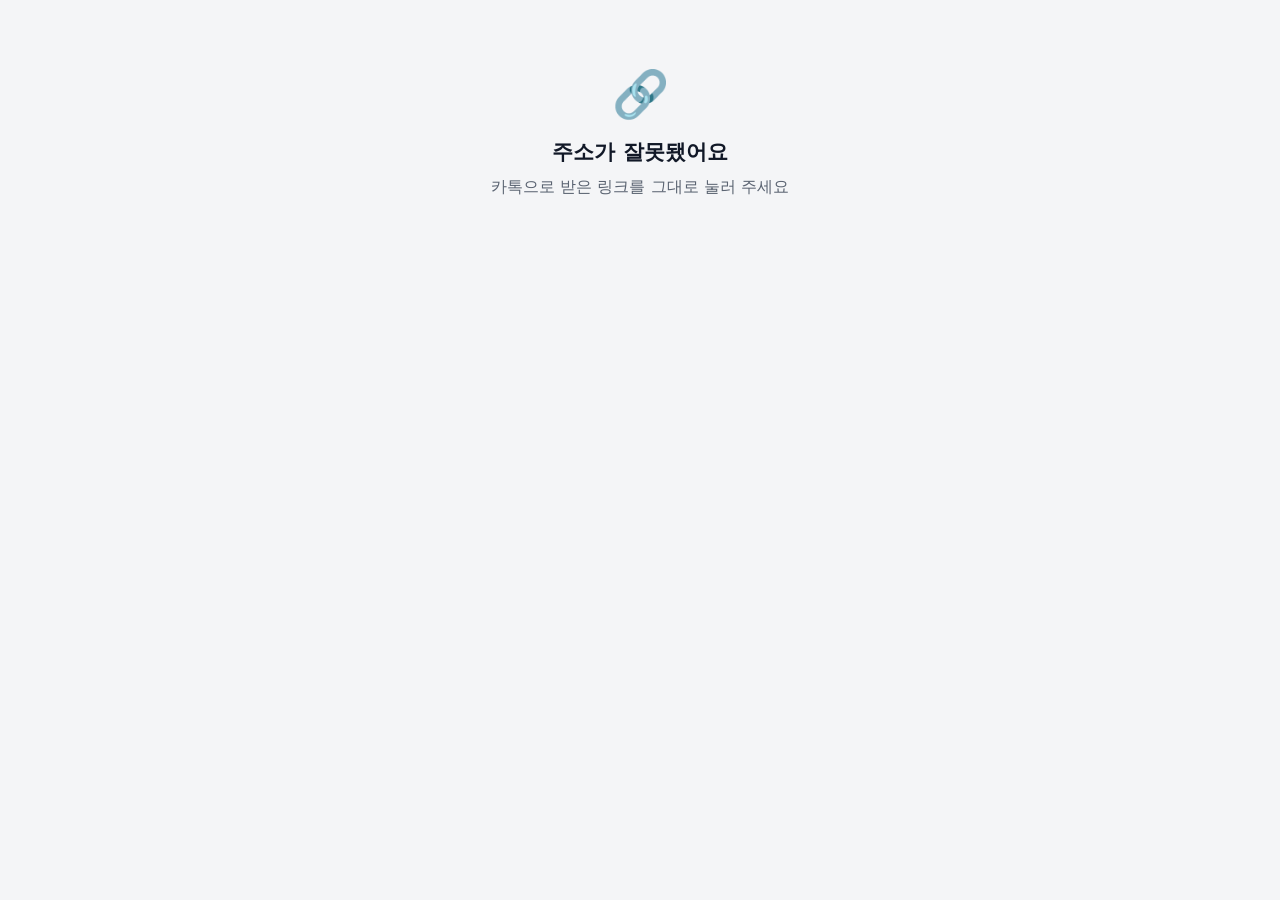
<file: ask.html>
<!doctype html>
<html lang="ko">
<head>
  <meta charset="utf-8">
  <meta name="viewport" content="width=device-width, initial-scale=1, viewport-fit=cover">
  <meta name="robots" content="noindex">
  <title>시공 전 확인</title>
  <!-- 📋 업체 확인 질문폼 (2026-11-13 사장님: 업체 답이 너무 다양해 앱에 잘 안 들어간다 → 보기에서 고르기만).
       카톡·문자로 간 링크(ask.html#열쇠)를 업체가 연다. 열쇠 = 그 현장 전용 무작위 글자 (앱이 '묻기' 를 켤 때 만듦).
       n8n 현장관리_빈칸 ask-form 이 질문을 주고(GET) 답을 받아(POST) 현장관리 앱 칸에 넣는다. 로그인·설치 없음 -->
  <style>
    :root { --bg: #f4f5f7; --card: #fff; --text: #111827; --muted: #5b6472; --border: #e2e5ea; --primary: #2563eb; --primary-soft: #e6eefc; --ok: #15803d; --bad: #b91c1c; }
    * { box-sizing: border-box; }
    html, body { margin: 0; background: var(--bg); color: var(--text); font-family: -apple-system, 'Apple SD Gothic Neo', 'Noto Sans KR', system-ui, sans-serif; font-size: 16px; line-height: 1.5; }
    .head { background: #1e293b; color: #fff; padding: 18px 16px 14px; }
    .head small { display: block; color: #cbd5e1; font-size: 13px; }
    .head h1 { margin: 2px 0 0; font-size: 19px; }
    .head .meta { font-size: 14px; color: #e2e8f0; }
    .prog { height: 5px; background: #334155; border-radius: 9px; margin-top: 12px; overflow: hidden; }
    .prog i { display: block; height: 100%; width: 0; background: #60a5fa; transition: width .2s; }
    main { padding: 12px 12px 110px; max-width: 560px; margin: 0 auto; }
    .q { background: var(--card); border: 1px solid var(--border); border-radius: 14px; padding: 13px 13px 12px; margin-bottom: 10px; }
    .q.done { border-color: #a7d9b6; }
    .qt { font-weight: 700; margin-bottom: 9px; }
    .qt span { color: var(--muted); font-weight: 500; margin-right: 5px; }
    .chips { display: flex; flex-wrap: wrap; gap: 8px; }
    .chip { min-height: 44px; padding: 0 15px; border: 1.5px solid var(--border); border-radius: 999px; background: #fff; color: var(--text); font: inherit; font-size: 15px; }
    .chip.on { border-color: var(--primary); background: var(--primary-soft); color: #1d4ed8; font-weight: 700; }
    .chip.etc { border-style: dashed; color: var(--muted); }
    input.box, textarea.box { width: 100%; border: 1.5px solid var(--border); border-radius: 10px; padding: 10px 12px; font: inherit; font-size: 16px; margin-top: 8px; background: #fff; }
    input.box:focus, textarea.box:focus { outline: none; border-color: var(--primary); }
    .pw { margin: 0 0 8px; letter-spacing: 1px; }
    .sent { font-size: 13px; color: var(--ok); margin-top: 6px; }
    .bar { position: fixed; left: 0; right: 0; bottom: 0; background: #fff; border-top: 1px solid var(--border); padding: 10px 12px calc(10px + env(safe-area-inset-bottom)); }
    .bar button { display: block; width: 100%; max-width: 560px; margin: 0 auto; min-height: 50px; border: 0; border-radius: 12px; background: var(--primary); color: #fff; font: inherit; font-size: 17px; font-weight: 700; }
    .bar button:disabled { background: #9db8f2; }
    .bar small { display: block; text-align: center; color: var(--muted); font-size: 12.5px; margin-top: 5px; }
    .msg { text-align: center; padding: 60px 24px; }
    .msg .big { font-size: 46px; }
    .msg h2 { margin: 8px 0 6px; font-size: 21px; }
    .msg p { color: var(--muted); margin: 0 0 18px; }
    .sum { text-align: left; background: #fff; border: 1px solid var(--border); border-radius: 12px; padding: 10px 14px; max-width: 420px; margin: 0 auto; }
    .sum div { display: flex; justify-content: space-between; gap: 12px; padding: 6px 0; border-bottom: 1px dashed var(--border); font-size: 15px; }
    .sum div:last-child { border: 0; }
    .sum span { color: var(--muted); }
    .again { margin-top: 18px; min-height: 44px; padding: 0 18px; border: 1.5px solid var(--border); border-radius: 12px; background: #fff; font: inherit; }
  </style>
</head>
<body>
  <div id="app"><div class="msg"><p>불러오는 중…</p></div></div>
  <script>
  (function () {
    var API = 'https://primary-production-a6fa.up.railway.app/webhook/ask-form';
    var key = String(location.hash || '').replace(/^#/, '').trim();
    var app = document.getElementById('app');
    var data = null, ans = {};
    function el(tag, cls, text) { var e = document.createElement(tag); if (cls) e.className = cls; if (text != null) e.textContent = text; return e; }
    function msg(big, title, sub) {
      app.innerHTML = '';
      var m = el('div', 'msg'); m.appendChild(el('div', 'big', big)); m.appendChild(el('h2', '', title)); if (sub) m.appendChild(el('p', '', sub));
      app.appendChild(m); return m;
    }
    if (!/^[a-z0-9]{12,40}$/.test(key)) { msg('🔗', '주소가 잘못됐어요', '카톡으로 받은 링크를 그대로 눌러 주세요'); return; }
    function answered() { return data.items.filter(function (q) { return String(ans[q.id] || '').trim(); }).length; }
    function render() {
      app.innerHTML = '';
      var head = el('div', 'head');
      head.appendChild(el('small', '', (data.company || '시공팀') + ' · 시공 전 확인'));
      head.appendChild(el('h1', '', data.site.title));
      head.appendChild(el('div', 'meta', data.site.date + ' 시공'));
      var prog = el('div', 'prog'), bar = el('i'); prog.appendChild(bar); head.appendChild(prog);
      app.appendChild(head);
      var main = el('main'); app.appendChild(main);
      var foot = el('div', 'bar'), send = el('button', '', ''), note = el('small', '', '다 못 골라도 보낼 수 있어요 · 같은 링크로 다시 들어와 고칠 수 있어요');
      send.type = 'button'; foot.appendChild(send); foot.appendChild(note); app.appendChild(foot);
      function sync() {
        var n = answered(), all = data.items.length;
        bar.style.width = (all ? Math.round(n / all * 100) : 0) + '%';
        send.textContent = '보내기 (' + n + '/' + all + ' 답함)';
        send.disabled = !n;
        [].forEach.call(main.children, function (card, i) { card.classList.toggle('done', !!String(ans[data.items[i].id] || '').trim()); });
      }
      data.items.forEach(function (q, idx) {
        var card = el('div', 'q');
        var qt = el('div', 'qt'); qt.appendChild(el('span', '', String(idx + 1))); qt.appendChild(document.createTextNode(q.label)); card.appendChild(qt);
        var input = null;
        if (q.type === 'pw') {
          input = el('input', 'box pw'); input.type = 'text'; input.inputMode = 'text'; input.autocomplete = 'off'; input.placeholder = '비번 (예: 1234#)';
          card.appendChild(input);
        }
        var chips = el('div', 'chips');
        var free = null;
        (q.opts || []).forEach(function (o) {
          var c = el('button', 'chip' + (ans[q.id] === o ? ' on' : ''), o); c.type = 'button';
          c.onclick = function () {
            ans[q.id] = ans[q.id] === o ? '' : o;
            [].forEach.call(chips.querySelectorAll('.chip'), function (x) { x.classList.toggle('on', x.textContent === ans[q.id]); });
            if (input) input.value = '';
            if (free) { free.value = ''; free.hidden = true; }
            sync();
          };
          chips.appendChild(c);
        });
        if (q.type === 'choice' && q.free) {
          var etc = el('button', 'chip etc', '직접 쓰기'); etc.type = 'button';
          etc.onclick = function () { free.hidden = false; free.focus(); };
          chips.appendChild(etc);
        }
        if ((q.opts || []).length || q.type === 'choice') card.appendChild(chips);
        if (q.type === 'text' || (q.type === 'choice' && q.free)) {
          free = el(q.type === 'text' ? 'textarea' : 'input', 'box'); free.placeholder = q.type === 'text' ? '적어 주세요' : '직접 적어 주세요';
          if (q.type === 'text') free.rows = 3; else free.type = 'text';
          free.hidden = q.type !== 'text';
          card.appendChild(free);
          input = input || free;
        }
        if (input) input.addEventListener('input', function () {
          ans[q.id] = input.value;
          [].forEach.call(chips.querySelectorAll('.chip'), function (x) { x.classList.remove('on'); });
          sync();
        });
        if (q.sent) card.appendChild(el('div', 'sent', '✔ 이미 보냄 — 바뀌었으면 다시 골라 주세요'));
        main.appendChild(card);
      });
      send.onclick = function () {
        send.disabled = true; send.textContent = '보내는 중…';
        var body = {};
        data.items.forEach(function (q) { var v = String(ans[q.id] || '').trim(); if (v) body[q.id] = v.slice(0, 300); });
        fetch(API, { method: 'POST', headers: { 'content-type': 'application/json' }, body: JSON.stringify({ k: key, answers: body }) })
          .then(function (r) { if (!r.ok) throw new Error('HTTP ' + r.status); return r.json(); })
          .then(function (d) {
            if (!d.ok) throw new Error(d.error || '못 보냄');
            var m = msg('🙏', '고맙습니다!', (data.company || '시공팀') + '에 바로 전달됐어요');
            var sum = el('div', 'sum');
            data.items.forEach(function (q) {
              var v = body[q.id]; if (!v) return;
              var r = el('div'); r.appendChild(el('span', '', q.label.length > 14 ? q.label.slice(0, 14) + '…' : q.label));
              r.appendChild(el('b', '', q.type === 'pw' && !/없음|당일/.test(v) ? v.replace(/./g, '●') : v)); sum.appendChild(r);
            });
            m.appendChild(sum);
            var again = el('button', 'again', '다시 고치기'); again.type = 'button'; again.onclick = function () { load(); };
            m.appendChild(again);
          })
          .catch(function (e) { send.disabled = false; sync(); alert('못 보냈어요 — 잠시 뒤 다시 눌러 주세요 (' + String(e.message || e).slice(0, 40) + ')'); });
      };
      sync();
    }
    function load() {
      ans = {};
      fetch(API + '?k=' + encodeURIComponent(key))
        .then(function (r) { if (!r.ok) throw new Error('HTTP ' + r.status); return r.json(); })
        .then(function (d) {
          if (!d.ok) { msg('🔒', d.closed ? '이 질문은 닫혔어요' : '질문을 찾을 수 없어요', d.closed ? '시공이 끝났거나 2주가 지났어요. 궁금한 건 카톡으로 말씀해 주세요' : '카톡으로 받은 링크를 그대로 눌러 주세요'); return; }
          if (!(d.items || []).length) { msg('✅', '더 여쭤볼 게 없어요', '모두 받았어요. 고맙습니다!'); return; }
          data = d; render();
        })
        .catch(function () { msg('📶', '불러오지 못했어요', '인터넷을 확인하고 새로고침해 주세요'); });
    }
    load();
  })();
  </script>
</body>
</html>
</file>
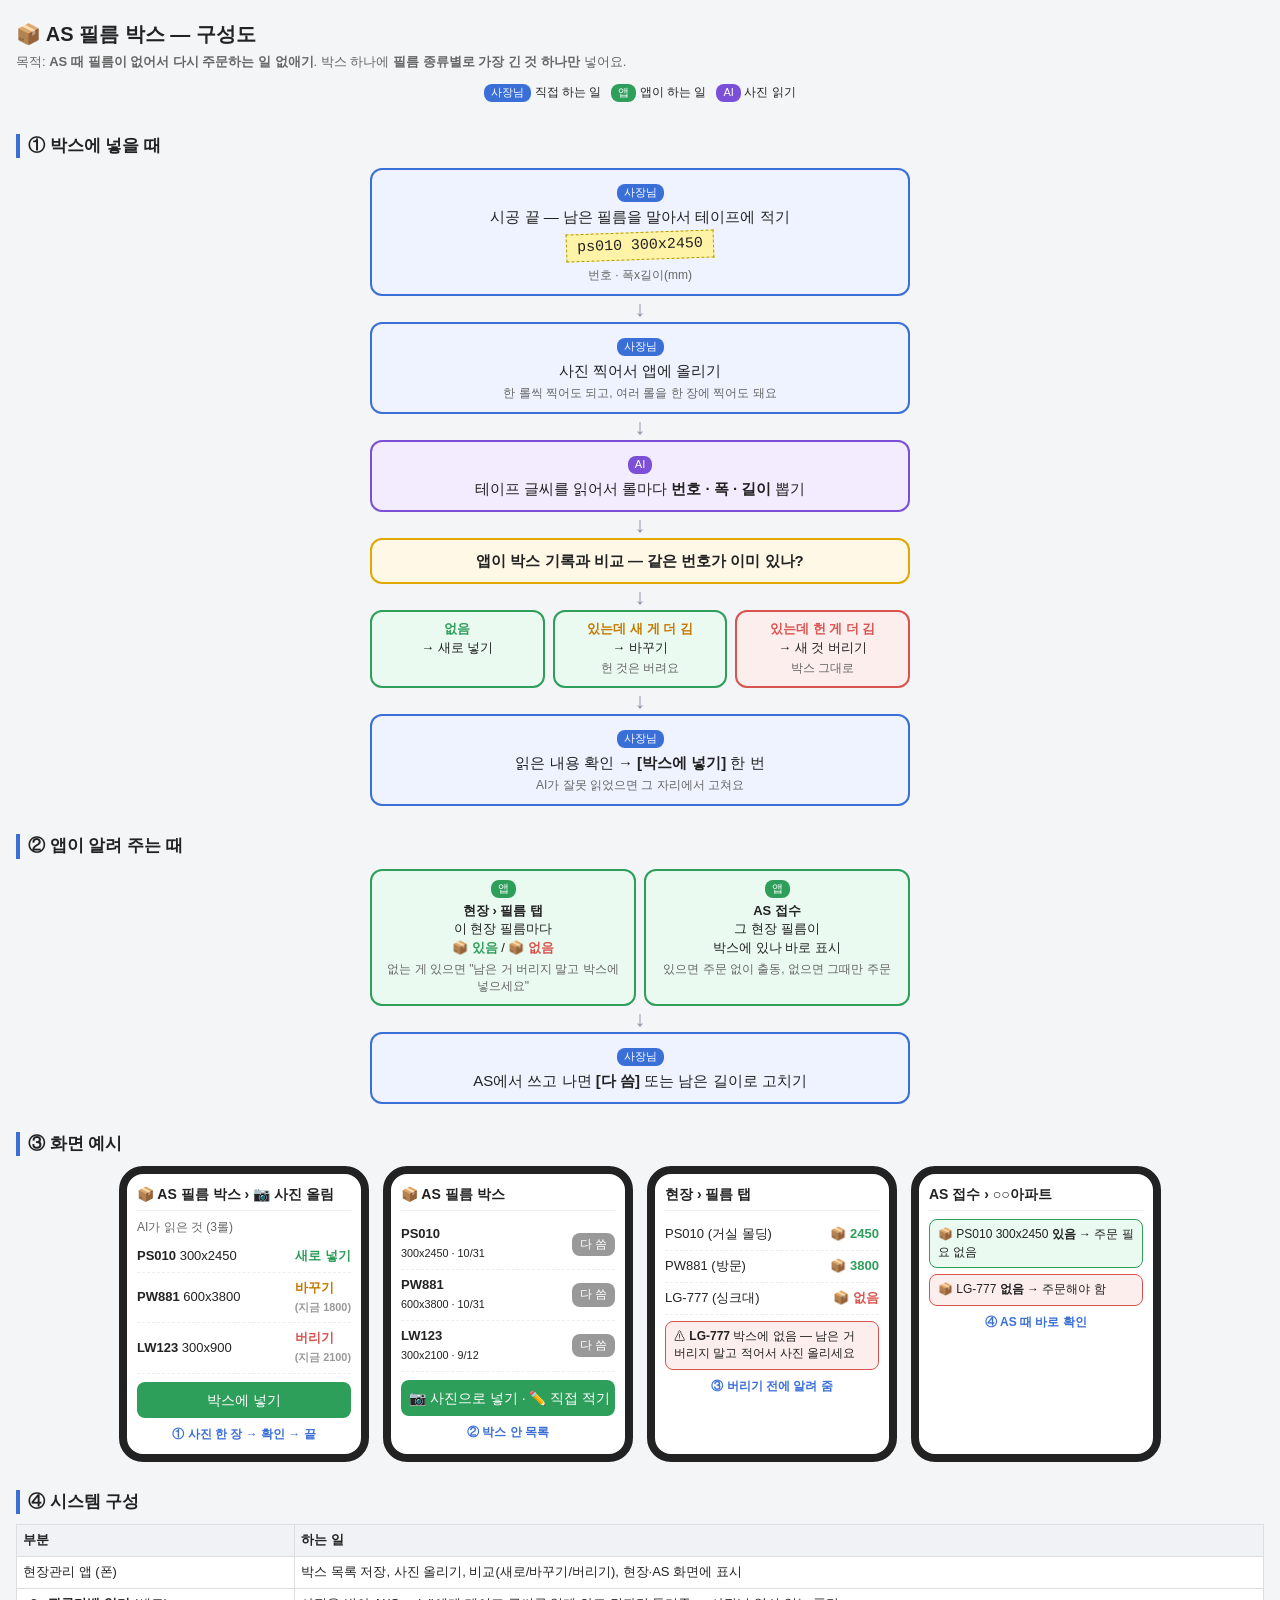
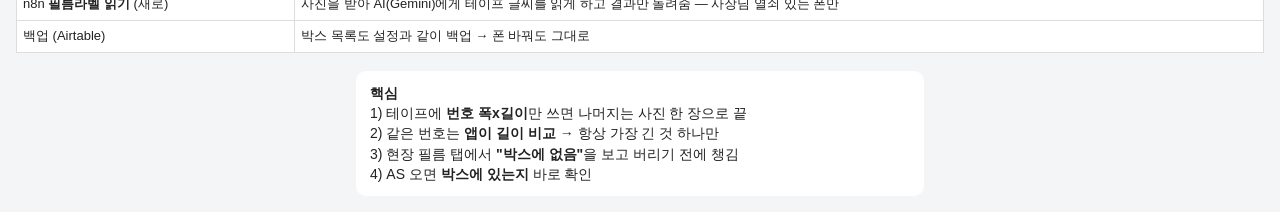
<file: docs/자투리필름_흐름.html>
<!DOCTYPE html>
<html lang="ko">
<head>
<meta charset="utf-8">
<meta name="viewport" content="width=device-width, initial-scale=1">
<title>AS 필름 박스 — 구성도</title>
<style>
  body { font-family: -apple-system, "Apple SD Gothic Neo", "Noto Sans KR", sans-serif; background:#f4f5f7; color:#222; margin:0; padding:16px; line-height:1.45; }
  h1 { font-size:20px; margin:4px 0 4px; }
  h2 { font-size:17px; margin:28px 0 10px; padding-left:8px; border-left:4px solid #3b6fd8; }
  .sub { color:#666; font-size:13px; margin-bottom:12px; }
  .flow { display:flex; flex-direction:column; align-items:center; max-width:540px; margin:0 auto; }
  .box { background:#fff; border:2px solid #cfd6e4; border-radius:12px; padding:10px 14px; width:100%; box-sizing:border-box; text-align:center; font-size:15px; }
  .box small { display:block; color:#666; font-size:12px; margin-top:3px; }
  .me { background:#eef3ff; border-color:#3b6fd8; }
  .app { background:#eafaf0; border-color:#2e9e5b; }
  .ai { background:#f3ecff; border-color:#7b4fd8; }
  .q { background:#fff8e6; border-color:#e0a800; font-weight:bold; }
  .bad { background:#fdeeee; border-color:#d9534f; }
  .arrow { font-size:22px; color:#8a94a6; height:26px; line-height:26px; }
  .row { display:flex; gap:8px; width:100%; }
  .row > .col { flex:1; display:flex; flex-direction:column; align-items:center; }
  .row .box { font-size:13px; padding:8px; height:100%; }
  .who { display:inline-block; font-size:11px; padding:1px 7px; border-radius:8px; color:#fff; margin-bottom:4px; }
  .who.me { background:#3b6fd8; } .who.app { background:#2e9e5b; } .who.ai { background:#7b4fd8; }
  .tape { display:inline-block; background:#fff3a8; border:1px dashed #b59b00; padding:2px 10px; font-family:monospace; font-size:15px; transform:rotate(-2deg); margin:4px 0; }
  .legend { display:flex; gap:10px; justify-content:center; font-size:12px; margin-bottom:6px; flex-wrap:wrap; }
  .phones { display:flex; flex-wrap:wrap; gap:14px; justify-content:center; }
  .phone { width:250px; background:#fff; border:8px solid #222; border-radius:24px; padding:10px; box-sizing:border-box; font-size:13px; }
  .phone .t { font-weight:bold; font-size:14px; margin-bottom:8px; border-bottom:1px solid #eee; padding-bottom:6px; }
  .phone .cap { text-align:center; font-size:12px; color:#3b6fd8; font-weight:bold; margin-top:8px; }
  .fl { display:flex; justify-content:space-between; align-items:center; padding:6px 0; border-bottom:1px dashed #eee; gap:6px; }
  .btn { background:#2e9e5b; color:#fff; border-radius:8px; padding:3px 8px; font-size:12px; white-space:nowrap; }
  .btn.gray { background:#999; } .btn.big { display:block; text-align:center; padding:8px; margin-top:8px; font-size:14px; }
  .ok { color:#2e9e5b; font-weight:bold; } .no { color:#d9534f; font-weight:bold; } .sw { color:#c77800; font-weight:bold; }
  .alert { background:#fdeeee; border:1px solid #d9534f; border-radius:8px; padding:6px 8px; margin:6px 0; font-size:12px; }
  .good { background:#eafaf0; border:1px solid #2e9e5b; border-radius:8px; padding:6px 8px; margin:6px 0; font-size:12px; }
  .note { max-width:540px; margin:18px auto 0; background:#fff; border-radius:10px; padding:12px 14px; font-size:14px; }
  table { border-collapse:collapse; width:100%; font-size:13px; background:#fff; }
  td, th { border:1px solid #ddd; padding:6px; text-align:left; }
  th { background:#f0f2f6; }
</style>
</head>
<body>

<h1>📦 AS 필름 박스 — 구성도</h1>
<div class="sub">목적: <b>AS 때 필름이 없어서 다시 주문하는 일 없애기</b>. 박스 하나에 <b>필름 종류별로 가장 긴 것 하나만</b> 넣어요.</div>

<div class="legend">
  <span><span class="who me">사장님</span> 직접 하는 일</span>
  <span><span class="who app">앱</span> 앱이 하는 일</span>
  <span><span class="who ai">AI</span> 사진 읽기</span>
</div>

<h2>① 박스에 넣을 때</h2>
<div class="flow">
  <div class="box me"><span class="who me">사장님</span><br>시공 끝 — 남은 필름을 말아서 테이프에 적기<br><span class="tape">ps010 300x2450</span><small>번호 · 폭x길이(mm)</small></div>
  <div class="arrow">↓</div>
  <div class="box me"><span class="who me">사장님</span><br>사진 찍어서 앱에 올리기<small>한 롤씩 찍어도 되고, 여러 롤을 한 장에 찍어도 돼요</small></div>
  <div class="arrow">↓</div>
  <div class="box ai"><span class="who ai">AI</span><br>테이프 글씨를 읽어서 롤마다 <b>번호 · 폭 · 길이</b> 뽑기</div>
  <div class="arrow">↓</div>
  <div class="box q">앱이 박스 기록과 비교 — 같은 번호가 이미 있나?</div>
  <div class="arrow">↓</div>
  <div class="row">
    <div class="col"><div class="box app"><b class="ok">없음</b><br>→ 새로 넣기</div></div>
    <div class="col"><div class="box app"><b class="sw">있는데 새 게 더 김</b><br>→ 바꾸기<small>헌 것은 버려요</small></div></div>
    <div class="col"><div class="box bad"><b class="no">있는데 헌 게 더 김</b><br>→ 새 것 버리기<small>박스 그대로</small></div></div>
  </div>
  <div class="arrow">↓</div>
  <div class="box me"><span class="who me">사장님</span><br>읽은 내용 확인 → <b>[박스에 넣기]</b> 한 번<small>AI가 잘못 읽었으면 그 자리에서 고쳐요</small></div>
</div>

<h2>② 앱이 알려 주는 때</h2>
<div class="flow">
  <div class="row">
    <div class="col">
      <div class="box app"><span class="who app">앱</span><br><b>현장 › 필름 탭</b><br>이 현장 필름마다<br><span class="ok">📦 있음</span> / <span class="no">📦 없음</span><small>없는 게 있으면 "남은 거 버리지 말고 박스에 넣으세요"</small></div>
    </div>
    <div class="col">
      <div class="box app"><span class="who app">앱</span><br><b>AS 접수</b><br>그 현장 필름이<br>박스에 있나 바로 표시<small>있으면 주문 없이 출동, 없으면 그때만 주문</small></div>
    </div>
  </div>
  <div class="arrow">↓</div>
  <div class="box me"><span class="who me">사장님</span><br>AS에서 쓰고 나면 <b>[다 씀]</b> 또는 남은 길이로 고치기</div>
</div>

<h2>③ 화면 예시</h2>
<div class="phones">

  <div class="phone">
    <div class="t">📦 AS 필름 박스 › 📷 사진 올림</div>
    <div style="font-size:12px;color:#666;margin-bottom:4px">AI가 읽은 것 (3롤)</div>
    <div class="fl"><span><b>PS010</b> 300x2450</span><span class="ok">새로 넣기</span></div>
    <div class="fl"><span><b>PW881</b> 600x3800</span><span class="sw">바꾸기<br><small style="color:#999">(지금 1800)</small></span></div>
    <div class="fl"><span><b>LW123</b> 300x900</span><span class="no">버리기<br><small style="color:#999">(지금 2100)</small></span></div>
    <span class="btn big">박스에 넣기</span>
    <div class="cap">① 사진 한 장 → 확인 → 끝</div>
  </div>

  <div class="phone">
    <div class="t">📦 AS 필름 박스</div>
    <div class="fl"><span><b>PS010</b><br><small>300x2450 · 10/31</small></span><span class="btn gray">다 씀</span></div>
    <div class="fl"><span><b>PW881</b><br><small>600x3800 · 10/31</small></span><span class="btn gray">다 씀</span></div>
    <div class="fl"><span><b>LW123</b><br><small>300x2100 · 9/12</small></span><span class="btn gray">다 씀</span></div>
    <span class="btn big">📷 사진으로 넣기 · ✏️ 직접 적기</span>
    <div class="cap">② 박스 안 목록</div>
  </div>

  <div class="phone">
    <div class="t">현장 › 필름 탭</div>
    <div class="fl"><span>PS010 (거실 몰딩)</span><span class="ok">📦 2450</span></div>
    <div class="fl"><span>PW881 (방문)</span><span class="ok">📦 3800</span></div>
    <div class="fl"><span>LG-777 (싱크대)</span><span class="no">📦 없음</span></div>
    <div class="alert">⚠ <b>LG-777</b> 박스에 없음 — 남은 거 버리지 말고 적어서 사진 올리세요</div>
    <div class="cap">③ 버리기 전에 알려 줌</div>
  </div>

  <div class="phone">
    <div class="t">AS 접수 › ○○아파트</div>
    <div class="good">📦 PS010 300x2450 <b>있음</b> → 주문 필요 없음</div>
    <div class="alert">📦 LG-777 <b>없음</b> → 주문해야 함</div>
    <div class="cap">④ AS 때 바로 확인</div>
  </div>

</div>

<h2>④ 시스템 구성</h2>
<table>
  <tr><th>부분</th><th>하는 일</th></tr>
  <tr><td>현장관리 앱 (폰)</td><td>박스 목록 저장, 사진 올리기, 비교(새로/바꾸기/버리기), 현장·AS 화면에 표시</td></tr>
  <tr><td>n8n <b>필름라벨 읽기</b> (새로)</td><td>사진을 받아 AI(Gemini)에게 테이프 글씨를 읽게 하고 결과만 돌려줌 — 사장님 열쇠 있는 폰만</td></tr>
  <tr><td>백업 (Airtable)</td><td>박스 목록도 설정과 같이 백업 → 폰 바꿔도 그대로</td></tr>
</table>

<div class="note">
  <b>핵심</b><br>
  1) 테이프에 <b>번호 폭x길이</b>만 쓰면 나머지는 사진 한 장으로 끝<br>
  2) 같은 번호는 <b>앱이 길이 비교</b> → 항상 가장 긴 것 하나만<br>
  3) 현장 필름 탭에서 <b>"박스에 없음"</b>을 보고 버리기 전에 챙김<br>
  4) AS 오면 <b>박스에 있는지</b> 바로 확인
</div>

</body>
</html>
</file>
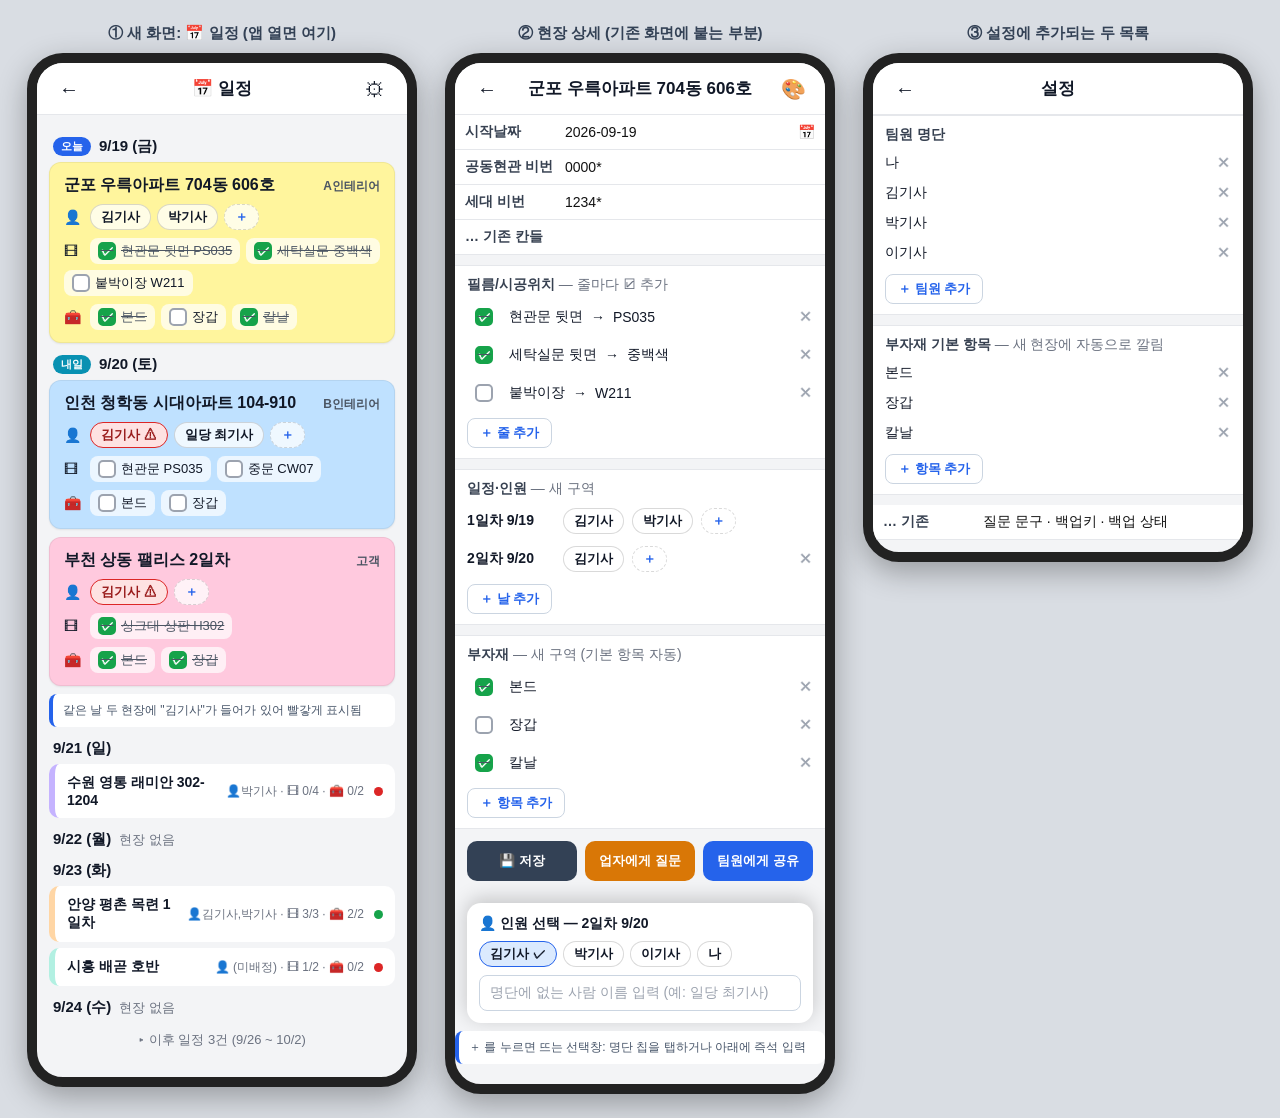
<file: docs/superpowers/specs/2026-09-19-현장일정관리-mockup.html>
<!doctype html>
<html lang="ko">
<head>
<meta charset="utf-8">
<title>현장일정관리 샘플 화면</title>
<style>
:root { --bg:#f3f4f6; --card:#fff; --text:#111827; --muted:#6b7280; --border:#e5e7eb; --primary:#2563eb; --danger:#dc2626; --success:#16a34a; --radius:12px;
  --c0:#fff59d; --c1:#c5b3ff; --c2:#b2f0e2; --c3:#ffc9de; --c4:#bfe1ff; --c5:#ffd6a5; }
* { box-sizing:border-box; }
body { margin:0; padding:24px; background:#d9dde3; font-family:-apple-system,"Malgun Gothic","Apple SD Gothic Neo","Noto Sans KR",sans-serif; font-size:15px; color:var(--text); }
.row { display:flex; gap:28px; align-items:flex-start; flex-wrap:wrap; justify-content:center; }
.phone { width:390px; background:var(--bg); border:10px solid #222; border-radius:36px; overflow:hidden; box-shadow:0 10px 30px rgba(0,0,0,.3); }
.label { text-align:center; font-weight:800; margin:0 0 10px; color:#334155; }
.topbar { display:flex; align-items:center; height:52px; padding:0 12px; background:var(--card); border-bottom:1px solid var(--border); gap:8px; }
.topbar h1 { flex:1; margin:0; font-size:17px; font-weight:800; text-align:center; }
.ib { width:40px; height:40px; font-size:20px; text-align:center; line-height:40px; }
.body { padding:10px 12px 20px; }
.day { font-weight:800; font-size:15px; margin:12px 4px 6px; display:flex; align-items:center; gap:8px; }
.day .tag { font-size:11px; font-weight:800; color:#fff; background:var(--primary); border-radius:999px; padding:2px 8px; }
.day .tag.tm { background:#0891b2; }
.day .none { font-weight:500; color:var(--muted); font-size:13px; }
.card { border-radius:var(--radius); padding:12px 14px; box-shadow:0 1px 2px rgba(0,0,0,.08); border:1px solid rgba(0,0,0,.06); margin-bottom:8px; }
.card-title { font-size:16px; font-weight:800; display:flex; justify-content:space-between; align-items:baseline; gap:8px; }
.card-title .client { font-size:12px; font-weight:700; color:#4b5563; white-space:nowrap; }
.line { display:flex; flex-wrap:wrap; align-items:center; gap:6px; margin-top:8px; font-size:14px; }
.line .ico { width:20px; }
.chip { background:rgba(255,255,255,.75); border:1px solid rgba(0,0,0,.15); border-radius:999px; padding:3px 10px; font-weight:700; font-size:13px; }
.chip.add { color:var(--primary); border-style:dashed; }
.chip.dup { background:#fee2e2; border-color:var(--danger); color:#991b1b; }
.chk { display:inline-flex; align-items:center; gap:5px; background:rgba(255,255,255,.7); border-radius:8px; padding:4px 8px; font-size:13px; }
.chk b { display:inline-block; width:18px; height:18px; border-radius:5px; border:2px solid #9ca3af; background:#fff; text-align:center; line-height:14px; font-size:13px; }
.chk.on b { background:var(--success); border-color:var(--success); color:#fff; }
.chk.on { text-decoration:line-through; color:#4b5563; }
.sum { display:flex; align-items:center; gap:10px; background:var(--card); border-radius:10px; padding:10px 12px; margin-bottom:6px; font-size:14px; border-left:6px solid var(--c2); }
.sum .n { flex:1; font-weight:700; }
.sum .c { font-size:12px; color:var(--muted); }
.dot { width:9px; height:9px; border-radius:50%; background:var(--danger); }
.dot.ok { background:var(--success); }
.more { text-align:center; color:var(--muted); font-size:13px; padding:8px; }
/* 상세 */
.frow { display:flex; align-items:center; gap:8px; background:var(--card); border-bottom:1px solid var(--border); padding:8px 10px; font-size:14px; }
.frow .lb { width:92px; font-weight:700; color:#374151; flex:none; }
.frow .val { flex:1; color:#111; }
.sec { background:var(--card); margin-top:10px; border-top:1px solid var(--border); border-bottom:1px solid var(--border); }
.sec h3 { margin:0; padding:10px 12px 4px; font-size:14px; color:#374151; }
.sec .r { display:flex; align-items:center; gap:8px; padding:6px 12px; font-size:14px; }
.sec .r .d { font-weight:700; width:88px; }
.sec .r .x { margin-left:auto; color:#9ca3af; }
.btn { display:inline-block; margin:6px 12px 10px; padding:5px 12px; border:1px solid #cbd5e1; border-radius:8px; background:#fff; font-size:13px; color:var(--primary); font-weight:700; }
.savebar { display:flex; gap:8px; padding:12px; }
.savebar div { flex:1; text-align:center; padding:11px; border-radius:10px; font-weight:800; color:#fff; font-size:13px; }
.b1 { background:#334155; } .b2 { background:#d97706; } .b3 { background:var(--primary); }
.sheet { margin:10px 12px 0; background:#fff; border-radius:14px; box-shadow:0 -4px 20px rgba(0,0,0,.2); padding:12px; }
.sheet h4 { margin:0 0 8px; font-size:14px; }
.sheet .in { border:1px solid #cbd5e1; border-radius:8px; padding:8px 10px; color:#9ca3af; font-size:14px; margin-top:8px; }
.note { font-size:12px; color:#475569; background:#fff; border-radius:8px; padding:8px 10px; margin:8px 0; border-left:4px solid var(--primary); }
</style>
</head>
<body>
<div class="row">

<!-- ① 일정 화면 -->
<div>
<p class="label">① 새 화면: 📅 일정 (앱 열면 여기)</p>
<div class="phone">
  <div class="topbar"><span class="ib">←</span><h1>📅 일정</h1><span class="ib">⚙</span></div>
  <div class="body">
    <div class="day"><span class="tag">오늘</span> 9/19 (금)</div>
    <div class="card" style="background:var(--c0)">
      <div class="card-title"><span>군포 우륵아파트 704동 606호</span><span class="client">A인테리어</span></div>
      <div class="line"><span class="ico">👤</span><span class="chip">김기사</span><span class="chip">박기사</span><span class="chip add">＋</span></div>
      <div class="line"><span class="ico">🎞</span><span class="chk on"><b>✓</b>현관문 뒷면 PS035</span><span class="chk on"><b>✓</b>세탁실문 중백색</span><span class="chk"><b></b>붙박이장 W211</span></div>
      <div class="line"><span class="ico">🧰</span><span class="chk on"><b>✓</b>본드</span><span class="chk"><b></b>장갑</span><span class="chk on"><b>✓</b>칼날</span></div>
    </div>

    <div class="day"><span class="tag tm">내일</span> 9/20 (토)</div>
    <div class="card" style="background:var(--c4)">
      <div class="card-title"><span>인천 청학동 시대아파트 104-910</span><span class="client">B인테리어</span></div>
      <div class="line"><span class="ico">👤</span><span class="chip dup">김기사 ⚠</span><span class="chip">일당 최기사</span><span class="chip add">＋</span></div>
      <div class="line"><span class="ico">🎞</span><span class="chk"><b></b>현관문 PS035</span><span class="chk"><b></b>중문 CW07</span></div>
      <div class="line"><span class="ico">🧰</span><span class="chk"><b></b>본드</span><span class="chk"><b></b>장갑</span></div>
    </div>
    <div class="card" style="background:var(--c3)">
      <div class="card-title"><span>부천 상동 팰리스 2일차</span><span class="client">고객</span></div>
      <div class="line"><span class="ico">👤</span><span class="chip dup">김기사 ⚠</span><span class="chip add">＋</span></div>
      <div class="line"><span class="ico">🎞</span><span class="chk on"><b>✓</b>싱크대 상판 H302</span></div>
      <div class="line"><span class="ico">🧰</span><span class="chk on"><b>✓</b>본드</span><span class="chk on"><b>✓</b>장갑</span></div>
    </div>
    <div class="note">같은 날 두 현장에 "김기사"가 들어가 있어 빨갛게 표시됨</div>

    <div class="day">9/21 (일)</div>
    <div class="sum" style="border-left-color:var(--c1)"><span class="n">수원 영통 래미안 302-1204</span><span class="c">👤박기사 · 🎞 0/4 · 🧰 0/2</span><span class="dot"></span></div>
    <div class="day">9/22 (월) <span class="none">현장 없음</span></div>
    <div class="day">9/23 (화)</div>
    <div class="sum" style="border-left-color:var(--c5)"><span class="n">안양 평촌 목련 1일차</span><span class="c">👤김기사,박기사 · 🎞 3/3 · 🧰 2/2</span><span class="dot ok"></span></div>
    <div class="sum" style="border-left-color:var(--c2)"><span class="n">시흥 배곧 호반</span><span class="c">👤 (미배정) · 🎞 1/2 · 🧰 0/2</span><span class="dot"></span></div>
    <div class="day">9/24 (수) <span class="none">현장 없음</span></div>
    <div class="more">▸ 이후 일정 3건 (9/26 ~ 10/2)</div>
  </div>
</div>
</div>

<!-- ② 현장 상세 -->
<div>
<p class="label">② 현장 상세 (기존 화면에 붙는 부분)</p>
<div class="phone">
  <div class="topbar"><span class="ib">←</span><h1>군포 우륵아파트 704동 606호</h1><span class="ib">🎨</span></div>
  <div class="body" style="padding:0 0 12px">
    <div class="frow"><span class="lb">시작날짜</span><span class="val">2026-09-19</span><span>📅</span></div>
    <div class="frow"><span class="lb">공동현관 비번</span><span class="val">0000*</span></div>
    <div class="frow"><span class="lb">세대 비번</span><span class="val">1234*</span></div>
    <div class="frow" style="color:#9ca3af"><span class="lb">… 기존 칸들</span></div>

    <div class="sec">
      <h3>필름/시공위치 <span style="font-weight:400;color:#6b7280">— 줄마다 ☑ 추가</span></h3>
      <div class="r"><span class="chk on"><b>✓</b></span><span>현관문 뒷면</span><span>→</span><span>PS035</span><span class="x">✕</span></div>
      <div class="r"><span class="chk on"><b>✓</b></span><span>세탁실문 뒷면</span><span>→</span><span>중백색</span><span class="x">✕</span></div>
      <div class="r"><span class="chk"><b></b></span><span>붙박이장</span><span>→</span><span>W211</span><span class="x">✕</span></div>
      <span class="btn">＋ 줄 추가</span>
    </div>

    <div class="sec">
      <h3>일정·인원 <span style="font-weight:400;color:#6b7280">— 새 구역</span></h3>
      <div class="r"><span class="d">1일차 9/19</span><span class="chip">김기사</span><span class="chip">박기사</span><span class="chip add">＋</span></div>
      <div class="r"><span class="d">2일차 9/20</span><span class="chip">김기사</span><span class="chip add">＋</span><span class="x">✕</span></div>
      <span class="btn">＋ 날 추가</span>
    </div>

    <div class="sec">
      <h3>부자재 <span style="font-weight:400;color:#6b7280">— 새 구역 (기본 항목 자동)</span></h3>
      <div class="r"><span class="chk on"><b>✓</b></span><span>본드</span><span class="x">✕</span></div>
      <div class="r"><span class="chk"><b></b></span><span>장갑</span><span class="x">✕</span></div>
      <div class="r"><span class="chk on"><b>✓</b></span><span>칼날</span><span class="x">✕</span></div>
      <span class="btn">＋ 항목 추가</span>
    </div>

    <div class="savebar"><div class="b1">💾 저장</div><div class="b2">업자에게 질문</div><div class="b3">팀원에게 공유</div></div>

    <div class="sheet">
      <h4>👤 인원 선택 — 2일차 9/20</h4>
      <div class="line" style="margin:0"><span class="chip" style="background:#dbeafe;border-color:var(--primary)">김기사 ✓</span><span class="chip">박기사</span><span class="chip">이기사</span><span class="chip">나</span></div>
      <div class="in">명단에 없는 사람 이름 입력 (예: 일당 최기사)</div>
    </div>
    <div class="note">＋ 를 누르면 뜨는 선택창: 명단 칩을 탭하거나 아래에 즉석 입력</div>
  </div>
</div>
</div>

<!-- ③ 설정 -->
<div>
<p class="label">③ 설정에 추가되는 두 목록</p>
<div class="phone" style="min-height:420px">
  <div class="topbar"><span class="ib">←</span><h1>설정</h1><span class="ib"></span></div>
  <div class="body" style="padding:0 0 12px">
    <div class="sec" style="margin-top:0">
      <h3>팀원 명단</h3>
      <div class="r"><span>나</span><span class="x">✕</span></div>
      <div class="r"><span>김기사</span><span class="x">✕</span></div>
      <div class="r"><span>박기사</span><span class="x">✕</span></div>
      <div class="r"><span>이기사</span><span class="x">✕</span></div>
      <span class="btn">＋ 팀원 추가</span>
    </div>
    <div class="sec">
      <h3>부자재 기본 항목 <span style="font-weight:400;color:#6b7280">— 새 현장에 자동으로 깔림</span></h3>
      <div class="r"><span>본드</span><span class="x">✕</span></div>
      <div class="r"><span>장갑</span><span class="x">✕</span></div>
      <div class="r"><span>칼날</span><span class="x">✕</span></div>
      <span class="btn">＋ 항목 추가</span>
    </div>
    <div class="frow" style="margin-top:10px;color:#9ca3af"><span class="lb">… 기존</span><span class="val">질문 문구 · 백업키 · 백업 상태</span></div>
  </div>
</div>
</div>

</div>
</body>
</html>
</file>
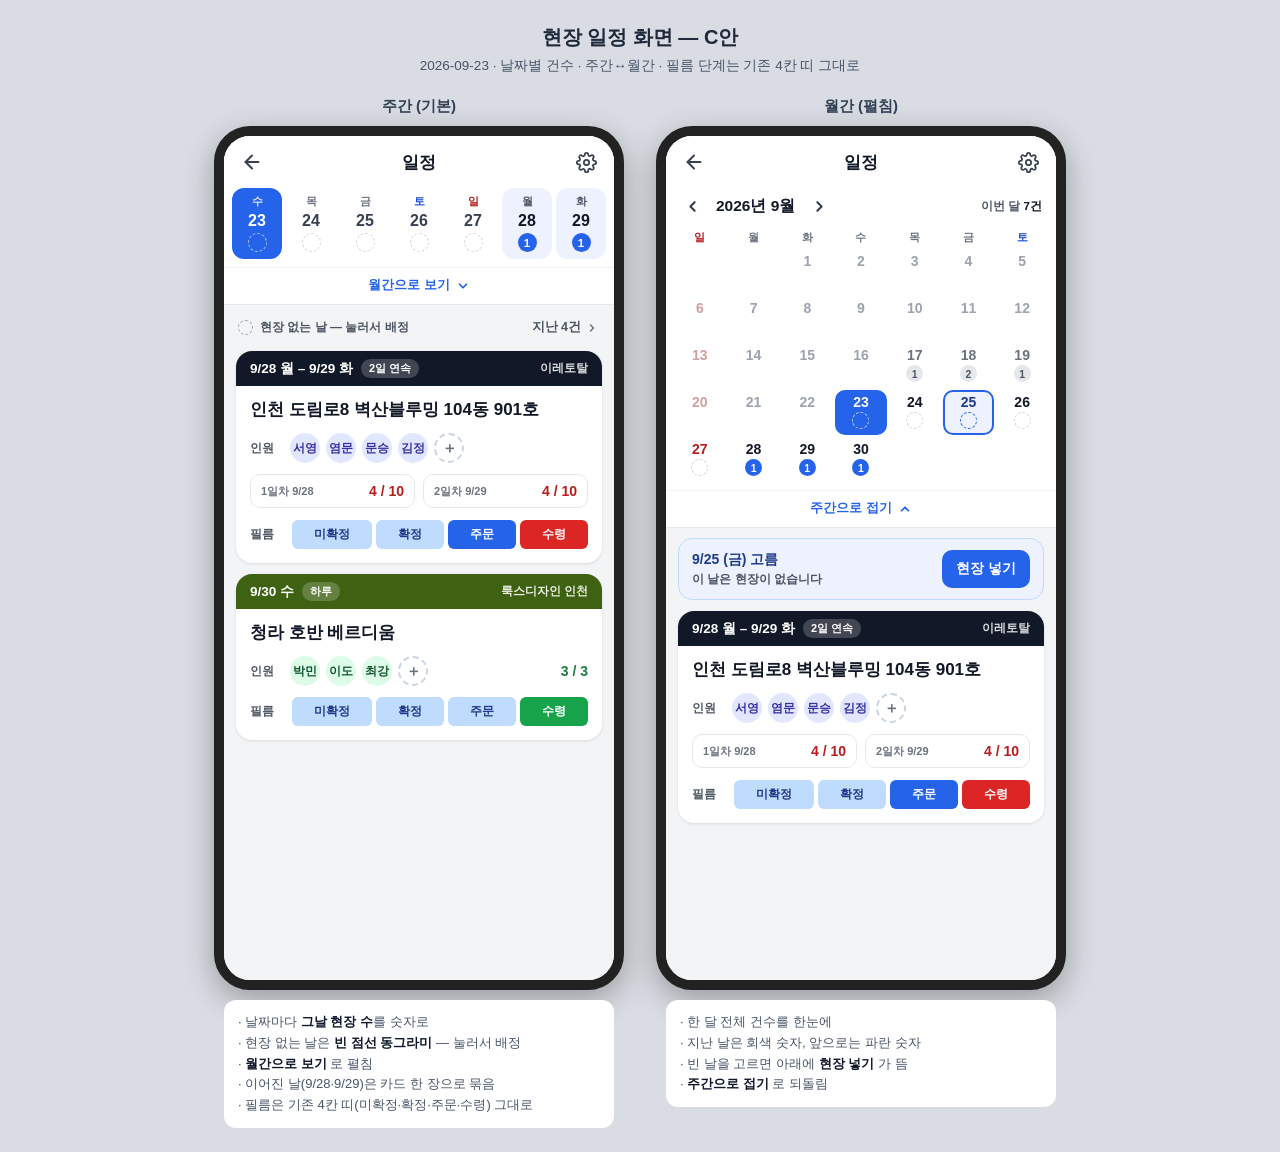
<file: docs/superpowers/specs/2026-09-23-일정화면-C안-mockup.html>
<!doctype html>
<html lang="ko">
<head>
<meta charset="utf-8">
<title>현장 일정 화면 — C안 목업 (주간 · 월간)</title>
<style>

body { margin: 0; font-family: -apple-system, BlinkMacSystemFont, "Malgun Gothic", "Apple SD Gothic Neo", "Noto Sans KR", sans-serif; background: #f3f4f6; }
a { color: #1d4ed8; } a:hover { color: #1e3a8a; }

body { padding: 24px; background: #d9dde3; }
.row { display: flex; gap: 32px; align-items: flex-start; flex-wrap: wrap; justify-content: center; }
.col { display: flex; flex-direction: column; align-items: center; gap: 10px; }
.label { font-weight: 800; color: #334155; font-size: 15px; margin: 0; }
.note { width: 390px; font-size: 13px; line-height: 1.6; color: #475569; background: #fff;
  border-radius: 12px; padding: 12px 14px; box-sizing: border-box; }
.note b { color: #0f172a; }
.phone { width: 390px; height: 844px; border: 10px solid #222; border-radius: 36px;
  overflow: hidden; box-shadow: 0 10px 30px rgba(0,0,0,.3); background: #f3f4f6; }
h1.top { text-align: center; font-size: 20px; color: #1e293b; margin: 0 0 6px; }
p.sub { text-align: center; color: #475569; margin: 0 0 22px; font-size: 13.5px; }
</style>
</head>
<body>
<h1 class="top">현장 일정 화면 — C안</h1>
<p class="sub">2026-09-23 · 날짜별 건수 · 주간↔월간 · 필름 단계는 기존 4칸 띠 그대로</p>
<div class="row">
  <div class="col">
    <p class="label">주간 (기본)</p>
    <div class="phone">

<div style="width: 390px; height: 844px; box-sizing: border-box; background: #f3f4f6; color: #111827; display: flex; flex-direction: column; overflow: hidden;">

  <div style="flex: none; background: #ffffff; border-bottom: 1px solid #e5e7eb;">
    <div style="height: 52px; display: flex; align-items: center; gap: 4px; padding: 0 6px;">
      <button type="button" aria-label="뒤로" style="width: 44px; height: 44px; border: 0; background: transparent; display: flex; align-items: center; justify-content: center; padding: 0;">
        <svg width="22" height="22" viewBox="0 0 24 24" fill="none" stroke="#374151" stroke-width="2.2" stroke-linecap="round" stroke-linejoin="round"><path d="M19 12H5"></path><path d="M12 19l-7-7 7-7"></path></svg>
      </button>
      <h1 style="flex-grow: 1; margin: 0; font-size: 17px; font-weight: 800; text-align: center; letter-spacing: -0.01em;">일정</h1>
      <button type="button" aria-label="설정" style="width: 44px; height: 44px; border: 0; background: transparent; display: flex; align-items: center; justify-content: center; padding: 0;">
        <svg width="21" height="21" viewBox="0 0 24 24" fill="none" stroke="#374151" stroke-width="2" stroke-linecap="round" stroke-linejoin="round"><circle cx="12" cy="12" r="3"></circle><path d="M19.4 15a1.65 1.65 0 0 0 .33 1.82l.06.06a2 2 0 1 1-2.83 2.83l-.06-.06a1.65 1.65 0 0 0-1.82-.33 1.65 1.65 0 0 0-1 1.51V21a2 2 0 1 1-4 0v-.09A1.65 1.65 0 0 0 9 19.4a1.65 1.65 0 0 0-1.82.33l-.06.06a2 2 0 1 1-2.83-2.83l.06-.06a1.65 1.65 0 0 0 .33-1.82 1.65 1.65 0 0 0-1.51-1H3a2 2 0 1 1 0-4h.09A1.65 1.65 0 0 0 4.6 9a1.65 1.65 0 0 0-.33-1.82l-.06-.06a2 2 0 1 1 2.83-2.83l.06.06A1.65 1.65 0 0 0 9 4.6h.09A1.65 1.65 0 0 0 10 3.09V3a2 2 0 1 1 4 0v.09a1.65 1.65 0 0 0 1 1.51 1.65 1.65 0 0 0 1.82-.33l.06-.06a2 2 0 1 1 2.83 2.83l-.06.06A1.65 1.65 0 0 0 19.4 9v.09a1.65 1.65 0 0 0 1.51 1H21a2 2 0 1 1 0 4h-.09a1.65 1.65 0 0 0-1.51 1z"></path></svg>
      </button>
    </div>

    <div style="padding: 0 8px 8px; display: grid; grid-template-columns: repeat(7, minmax(0, 1fr)); gap: 4px;">
      <button type="button" style="border: 0; background: #2563eb; border-radius: 12px; padding: 7px 0 7px; display: flex; flex-direction: column; align-items: center; gap: 4px;">
        <span style="font-size: 10.5px; font-weight: 700; color: #dbeafe;">수</span>
        <span style="font-size: 16px; font-weight: 800; color: #ffffff; line-height: 1;">23</span>
        <span style="width: 19px; height: 19px; border-radius: 999px; border: 1.5px dashed rgba(255,255,255,0.65); box-sizing: border-box;"></span>
      </button>
      <button type="button" style="border: 0; background: transparent; border-radius: 12px; padding: 7px 0 7px; display: flex; flex-direction: column; align-items: center; gap: 4px;">
        <span style="font-size: 10.5px; font-weight: 700; color: #6b7280;">목</span>
        <span style="font-size: 16px; font-weight: 700; color: #374151; line-height: 1;">24</span>
        <span style="width: 19px; height: 19px; border-radius: 999px; border: 1.5px dashed #cbd5e1; box-sizing: border-box;"></span>
      </button>
      <button type="button" style="border: 0; background: transparent; border-radius: 12px; padding: 7px 0 7px; display: flex; flex-direction: column; align-items: center; gap: 4px;">
        <span style="font-size: 10.5px; font-weight: 700; color: #6b7280;">금</span>
        <span style="font-size: 16px; font-weight: 700; color: #374151; line-height: 1;">25</span>
        <span style="width: 19px; height: 19px; border-radius: 999px; border: 1.5px dashed #cbd5e1; box-sizing: border-box;"></span>
      </button>
      <button type="button" style="border: 0; background: transparent; border-radius: 12px; padding: 7px 0 7px; display: flex; flex-direction: column; align-items: center; gap: 4px;">
        <span style="font-size: 10.5px; font-weight: 700; color: #1d4ed8;">토</span>
        <span style="font-size: 16px; font-weight: 700; color: #374151; line-height: 1;">26</span>
        <span style="width: 19px; height: 19px; border-radius: 999px; border: 1.5px dashed #cbd5e1; box-sizing: border-box;"></span>
      </button>
      <button type="button" style="border: 0; background: transparent; border-radius: 12px; padding: 7px 0 7px; display: flex; flex-direction: column; align-items: center; gap: 4px;">
        <span style="font-size: 10.5px; font-weight: 700; color: #b91c1c;">일</span>
        <span style="font-size: 16px; font-weight: 700; color: #374151; line-height: 1;">27</span>
        <span style="width: 19px; height: 19px; border-radius: 999px; border: 1.5px dashed #cbd5e1; box-sizing: border-box;"></span>
      </button>
      <button type="button" style="border: 0; background: #eef2ff; border-radius: 12px; padding: 7px 0 7px; display: flex; flex-direction: column; align-items: center; gap: 4px;">
        <span style="font-size: 10.5px; font-weight: 700; color: #4b5563;">월</span>
        <span style="font-size: 16px; font-weight: 800; color: #111827; line-height: 1;">28</span>
        <span style="min-width: 19px; height: 19px; border-radius: 999px; background: #2563eb; color: #ffffff; font-size: 11.5px; font-weight: 800; display: inline-flex; align-items: center; justify-content: center; padding: 0 5px; box-sizing: border-box;">1</span>
      </button>
      <button type="button" style="border: 0; background: #eef2ff; border-radius: 12px; padding: 7px 0 7px; display: flex; flex-direction: column; align-items: center; gap: 4px;">
        <span style="font-size: 10.5px; font-weight: 700; color: #4b5563;">화</span>
        <span style="font-size: 16px; font-weight: 800; color: #111827; line-height: 1;">29</span>
        <span style="min-width: 19px; height: 19px; border-radius: 999px; background: #2563eb; color: #ffffff; font-size: 11.5px; font-weight: 800; display: inline-flex; align-items: center; justify-content: center; padding: 0 5px; box-sizing: border-box;">1</span>
      </button>
    </div>

    <button type="button" style="width: 100%; border: 0; border-top: 1px solid #f3f4f6; background: #ffffff; padding: 9px 0 10px; display: flex; align-items: center; justify-content: center; gap: 6px;">
      <span style="font-size: 12.5px; font-weight: 800; color: #2563eb;">월간으로 보기</span>
      <svg width="14" height="14" viewBox="0 0 24 24" fill="none" stroke="#2563eb" stroke-width="3" stroke-linecap="round" stroke-linejoin="round"><path d="M6 9l6 6 6-6"></path></svg>
    </button>
  </div>

  <div style="flex-grow: 1; padding: 10px 12px 16px; display: flex; flex-direction: column; gap: 11px;">

    <div style="display: flex; align-items: center; gap: 7px; padding: 0 2px;">
      <span style="width: 15px; height: 15px; border-radius: 999px; border: 1.5px dashed #9ca3af; box-sizing: border-box; flex: none;"></span>
      <span style="font-size: 12px; font-weight: 700; color: #4b5563;">현장 없는 날 — 눌러서 배정</span>
      <span style="flex-grow: 1;"></span>
      <button type="button" style="border: 0; background: transparent; padding: 4px 2px; font-size: 12.5px; font-weight: 700; color: #4b5563; display: flex; align-items: center; gap: 5px;">
        지난 4건
        <svg width="12" height="12" viewBox="0 0 24 24" fill="none" stroke="#6b7280" stroke-width="3" stroke-linecap="round" stroke-linejoin="round"><path d="M9 18l6-6-6-6"></path></svg>
      </button>
    </div>

    <div style="background: #ffffff; border-radius: 16px; box-shadow: 0 1px 3px rgba(0,0,0,0.10); overflow: hidden;">
      <div style="background: #111827; color: #ffffff; padding: 8px 14px; display: flex; align-items: center; gap: 8px;">
        <span style="font-size: 13.5px; font-weight: 800;">9/28 월 – 9/29 화</span>
        <span style="font-size: 11px; font-weight: 700; background: rgba(255,255,255,0.2); border-radius: 999px; padding: 2px 8px;">2일 연속</span>
        <span style="flex-grow: 1;"></span>
        <span style="font-size: 11.5px; font-weight: 700; opacity: 0.85;">이레토탈</span>
      </div>
      <div style="padding: 13px 14px 14px;">
        <div style="font-size: 17px; font-weight: 800; line-height: 1.3; word-break: keep-all; margin-bottom: 12px;">인천 도림로8 벽산블루밍 104동 901호</div>

        <div style="display: flex; align-items: center; gap: 6px; margin-bottom: 11px;">
          <span style="font-size: 11.5px; font-weight: 800; color: #4b5563; flex: none; width: 34px;">인원</span>
          <span style="display: inline-flex; align-items: center; justify-content: center; width: 30px; height: 30px; border-radius: 50%; background: #e0e7ff; color: #3730a3; font-size: 11.5px; font-weight: 800;">서영</span>
          <span style="display: inline-flex; align-items: center; justify-content: center; width: 30px; height: 30px; border-radius: 50%; background: #e0e7ff; color: #3730a3; font-size: 11.5px; font-weight: 800;">염문</span>
          <span style="display: inline-flex; align-items: center; justify-content: center; width: 30px; height: 30px; border-radius: 50%; background: #e0e7ff; color: #3730a3; font-size: 11.5px; font-weight: 800;">문승</span>
          <span style="display: inline-flex; align-items: center; justify-content: center; width: 30px; height: 30px; border-radius: 50%; background: #e0e7ff; color: #3730a3; font-size: 11.5px; font-weight: 800;">김정</span>
          <span style="display: inline-flex; align-items: center; justify-content: center; width: 30px; height: 30px; border-radius: 50%; border: 2px dashed #cbd5e1; box-sizing: border-box; color: #6b7280; font-size: 15px; font-weight: 700;">＋</span>
        </div>

        <div style="display: flex; gap: 8px; margin-bottom: 12px;">
          <div style="flex-grow: 1; border: 1px solid #e5e7eb; border-radius: 10px; padding: 8px 10px; display: flex; align-items: center; gap: 7px;">
            <span style="font-size: 11px; font-weight: 700; color: #6b7280;">1일차 9/28</span>
            <span style="flex-grow: 1;"></span>
            <span style="font-size: 14px; font-weight: 800; color: #b91c1c;">4 / 10</span>
          </div>
          <div style="flex-grow: 1; border: 1px solid #e5e7eb; border-radius: 10px; padding: 8px 10px; display: flex; align-items: center; gap: 7px;">
            <span style="font-size: 11px; font-weight: 700; color: #6b7280;">2일차 9/29</span>
            <span style="flex-grow: 1;"></span>
            <span style="font-size: 14px; font-weight: 800; color: #b91c1c;">4 / 10</span>
          </div>
        </div>

        <div style="display: flex; align-items: center; gap: 8px;">
          <span style="font-size: 11.5px; font-weight: 800; color: #4b5563; flex: none; width: 34px;">필름</span>
          <div style="flex-grow: 1; display: flex; gap: 4px;">
            <span style="flex-grow: 1; text-align: center; border-radius: 6px; padding: 6px 2px; font-size: 12px; font-weight: 800; background: #bfdbfe; color: #1e3a8a;">미확정</span>
            <span style="flex-grow: 1; text-align: center; border-radius: 6px; padding: 6px 2px; font-size: 12px; font-weight: 800; background: #bfdbfe; color: #1e3a8a;">확정</span>
            <span style="flex-grow: 1; text-align: center; border-radius: 6px; padding: 6px 2px; font-size: 12px; font-weight: 800; background: #2563eb; color: #ffffff;">주문</span>
            <span style="flex-grow: 1; text-align: center; border-radius: 6px; padding: 6px 2px; font-size: 12px; font-weight: 800; background: #dc2626; color: #ffffff;">수령</span>
          </div>
        </div>
      </div>
    </div>

    <div style="background: #ffffff; border-radius: 16px; box-shadow: 0 1px 3px rgba(0,0,0,0.10); overflow: hidden;">
      <div style="background: #3f6212; color: #ffffff; padding: 8px 14px; display: flex; align-items: center; gap: 8px;">
        <span style="font-size: 13.5px; font-weight: 800;">9/30 수</span>
        <span style="font-size: 11px; font-weight: 700; background: rgba(255,255,255,0.2); border-radius: 999px; padding: 2px 8px;">하루</span>
        <span style="flex-grow: 1;"></span>
        <span style="font-size: 11.5px; font-weight: 700; opacity: 0.9;">룩스디자인 인천</span>
      </div>
      <div style="padding: 13px 14px 14px;">
        <div style="font-size: 17px; font-weight: 800; line-height: 1.3; word-break: keep-all; margin-bottom: 12px;">청라 호반 베르디움</div>

        <div style="display: flex; align-items: center; gap: 6px; margin-bottom: 11px;">
          <span style="font-size: 11.5px; font-weight: 800; color: #4b5563; flex: none; width: 34px;">인원</span>
          <span style="display: inline-flex; align-items: center; justify-content: center; width: 30px; height: 30px; border-radius: 50%; background: #dcfce7; color: #14532d; font-size: 11.5px; font-weight: 800;">박민</span>
          <span style="display: inline-flex; align-items: center; justify-content: center; width: 30px; height: 30px; border-radius: 50%; background: #dcfce7; color: #14532d; font-size: 11.5px; font-weight: 800;">이도</span>
          <span style="display: inline-flex; align-items: center; justify-content: center; width: 30px; height: 30px; border-radius: 50%; background: #dcfce7; color: #14532d; font-size: 11.5px; font-weight: 800;">최강</span>
          <span style="display: inline-flex; align-items: center; justify-content: center; width: 30px; height: 30px; border-radius: 50%; border: 2px dashed #cbd5e1; box-sizing: border-box; color: #6b7280; font-size: 15px; font-weight: 700;">＋</span>
          <span style="flex-grow: 1;"></span>
          <span style="font-size: 14px; font-weight: 800; color: #15803d;">3 / 3</span>
        </div>

        <div style="display: flex; align-items: center; gap: 8px;">
          <span style="font-size: 11.5px; font-weight: 800; color: #4b5563; flex: none; width: 34px;">필름</span>
          <div style="flex-grow: 1; display: flex; gap: 4px;">
            <span style="flex-grow: 1; text-align: center; border-radius: 6px; padding: 6px 2px; font-size: 12px; font-weight: 800; background: #bfdbfe; color: #1e3a8a;">미확정</span>
            <span style="flex-grow: 1; text-align: center; border-radius: 6px; padding: 6px 2px; font-size: 12px; font-weight: 800; background: #bfdbfe; color: #1e3a8a;">확정</span>
            <span style="flex-grow: 1; text-align: center; border-radius: 6px; padding: 6px 2px; font-size: 12px; font-weight: 800; background: #bfdbfe; color: #1e3a8a;">주문</span>
            <span style="flex-grow: 1; text-align: center; border-radius: 6px; padding: 6px 2px; font-size: 12px; font-weight: 800; background: #16a34a; color: #ffffff;">수령</span>
          </div>
        </div>
      </div>
    </div>

  </div>
</div>
</div>
    <div class="note">· 날짜마다 <b>그날 현장 수</b>를 숫자로<br>· 현장 없는 날은 <b>빈 점선 동그라미</b> — 눌러서 배정<br>· <b>월간으로 보기</b> 로 펼침<br>· 이어진 날(9/28·9/29)은 카드 한 장으로 묶음<br>· 필름은 기존 4칸 띠(미확정·확정·주문·수령) 그대로</div>
  </div>
  <div class="col">
    <p class="label">월간 (펼침)</p>
    <div class="phone">

<div style="width: 390px; height: 844px; box-sizing: border-box; background: #f3f4f6; color: #111827; display: flex; flex-direction: column; overflow: hidden;">

  <div style="flex: none; background: #ffffff; border-bottom: 1px solid #e5e7eb;">
    <div style="height: 52px; display: flex; align-items: center; gap: 4px; padding: 0 6px;">
      <button type="button" aria-label="뒤로" style="width: 44px; height: 44px; border: 0; background: transparent; display: flex; align-items: center; justify-content: center; padding: 0;">
        <svg width="22" height="22" viewBox="0 0 24 24" fill="none" stroke="#374151" stroke-width="2.2" stroke-linecap="round" stroke-linejoin="round"><path d="M19 12H5"></path><path d="M12 19l-7-7 7-7"></path></svg>
      </button>
      <h1 style="flex-grow: 1; margin: 0; font-size: 17px; font-weight: 800; text-align: center; letter-spacing: -0.01em;">일정</h1>
      <button type="button" aria-label="설정" style="width: 44px; height: 44px; border: 0; background: transparent; display: flex; align-items: center; justify-content: center; padding: 0;">
        <svg width="21" height="21" viewBox="0 0 24 24" fill="none" stroke="#374151" stroke-width="2" stroke-linecap="round" stroke-linejoin="round"><circle cx="12" cy="12" r="3"></circle><path d="M19.4 15a1.65 1.65 0 0 0 .33 1.82l.06.06a2 2 0 1 1-2.83 2.83l-.06-.06a1.65 1.65 0 0 0-1.82-.33 1.65 1.65 0 0 0-1 1.51V21a2 2 0 1 1-4 0v-.09A1.65 1.65 0 0 0 9 19.4a1.65 1.65 0 0 0-1.82.33l-.06.06a2 2 0 1 1-2.83-2.83l.06-.06a1.65 1.65 0 0 0 .33-1.82 1.65 1.65 0 0 0-1.51-1H3a2 2 0 1 1 0-4h.09A1.65 1.65 0 0 0 4.6 9a1.65 1.65 0 0 0-.33-1.82l-.06-.06a2 2 0 1 1 2.83-2.83l.06.06A1.65 1.65 0 0 0 9 4.6h.09A1.65 1.65 0 0 0 10 3.09V3a2 2 0 1 1 4 0v.09a1.65 1.65 0 0 0 1 1.51 1.65 1.65 0 0 0 1.82-.33l.06-.06a2 2 0 1 1 2.83 2.83l-.06.06A1.65 1.65 0 0 0 19.4 9v.09a1.65 1.65 0 0 0 1.51 1H21a2 2 0 1 1 0 4h-.09a1.65 1.65 0 0 0-1.51 1z"></path></svg>
      </button>
    </div>

    <div style="padding: 0 14px 4px 8px; display: flex; align-items: center; gap: 6px;">
      <button type="button" aria-label="이전 달" style="width: 36px; height: 36px; border: 0; background: transparent; display: flex; align-items: center; justify-content: center; padding: 0;">
        <svg width="17" height="17" viewBox="0 0 24 24" fill="none" stroke="#374151" stroke-width="3" stroke-linecap="round" stroke-linejoin="round"><path d="M15 18l-6-6 6-6"></path></svg>
      </button>
      <span style="font-size: 15.5px; font-weight: 800;">2026년 9월</span>
      <button type="button" aria-label="다음 달" style="width: 36px; height: 36px; border: 0; background: transparent; display: flex; align-items: center; justify-content: center; padding: 0;">
        <svg width="17" height="17" viewBox="0 0 24 24" fill="none" stroke="#374151" stroke-width="3" stroke-linecap="round" stroke-linejoin="round"><path d="M9 18l6-6-6-6"></path></svg>
      </button>
      <span style="flex-grow: 1;"></span>
      <span style="font-size: 11.5px; font-weight: 700; color: #4b5563; white-space: nowrap;">이번 달 <b style="color: #111827;">7건</b></span>
    </div>

    <div style="padding: 2px 8px 0; display: grid; grid-template-columns: repeat(7, minmax(0, 1fr)); gap: 2px;">
      <span style="text-align: center; font-size: 11px; font-weight: 800; color: #b91c1c; padding-bottom: 4px;">일</span>
      <span style="text-align: center; font-size: 11px; font-weight: 800; color: #6b7280; padding-bottom: 4px;">월</span>
      <span style="text-align: center; font-size: 11px; font-weight: 800; color: #6b7280; padding-bottom: 4px;">화</span>
      <span style="text-align: center; font-size: 11px; font-weight: 800; color: #6b7280; padding-bottom: 4px;">수</span>
      <span style="text-align: center; font-size: 11px; font-weight: 800; color: #6b7280; padding-bottom: 4px;">목</span>
      <span style="text-align: center; font-size: 11px; font-weight: 800; color: #6b7280; padding-bottom: 4px;">금</span>
      <span style="text-align: center; font-size: 11px; font-weight: 800; color: #1d4ed8; padding-bottom: 4px;">토</span>
    </div>

    <div style="padding: 0 8px 8px; display: grid; grid-template-columns: repeat(7, minmax(0, 1fr)); gap: 2px;">

      <span></span>
      <span></span>
      <button type="button" style="border: 0; background: transparent; border-radius: 10px; padding: 5px 0 6px; display: flex; flex-direction: column; align-items: center; gap: 3px;"><span style="font-size: 14px; font-weight: 600; color: #9ca3af; line-height: 1;">1</span><span style="height: 17px;"></span></button>
      <button type="button" style="border: 0; background: transparent; border-radius: 10px; padding: 5px 0 6px; display: flex; flex-direction: column; align-items: center; gap: 3px;"><span style="font-size: 14px; font-weight: 600; color: #9ca3af; line-height: 1;">2</span><span style="height: 17px;"></span></button>
      <button type="button" style="border: 0; background: transparent; border-radius: 10px; padding: 5px 0 6px; display: flex; flex-direction: column; align-items: center; gap: 3px;"><span style="font-size: 14px; font-weight: 600; color: #9ca3af; line-height: 1;">3</span><span style="height: 17px;"></span></button>
      <button type="button" style="border: 0; background: transparent; border-radius: 10px; padding: 5px 0 6px; display: flex; flex-direction: column; align-items: center; gap: 3px;"><span style="font-size: 14px; font-weight: 600; color: #9ca3af; line-height: 1;">4</span><span style="height: 17px;"></span></button>
      <button type="button" style="border: 0; background: transparent; border-radius: 10px; padding: 5px 0 6px; display: flex; flex-direction: column; align-items: center; gap: 3px;"><span style="font-size: 14px; font-weight: 600; color: #9ca3af; line-height: 1;">5</span><span style="height: 17px;"></span></button>

      <button type="button" style="border: 0; background: transparent; border-radius: 10px; padding: 5px 0 6px; display: flex; flex-direction: column; align-items: center; gap: 3px;"><span style="font-size: 14px; font-weight: 600; color: #d1a0a0; line-height: 1;">6</span><span style="height: 17px;"></span></button>
      <button type="button" style="border: 0; background: transparent; border-radius: 10px; padding: 5px 0 6px; display: flex; flex-direction: column; align-items: center; gap: 3px;"><span style="font-size: 14px; font-weight: 600; color: #9ca3af; line-height: 1;">7</span><span style="height: 17px;"></span></button>
      <button type="button" style="border: 0; background: transparent; border-radius: 10px; padding: 5px 0 6px; display: flex; flex-direction: column; align-items: center; gap: 3px;"><span style="font-size: 14px; font-weight: 600; color: #9ca3af; line-height: 1;">8</span><span style="height: 17px;"></span></button>
      <button type="button" style="border: 0; background: transparent; border-radius: 10px; padding: 5px 0 6px; display: flex; flex-direction: column; align-items: center; gap: 3px;"><span style="font-size: 14px; font-weight: 600; color: #9ca3af; line-height: 1;">9</span><span style="height: 17px;"></span></button>
      <button type="button" style="border: 0; background: transparent; border-radius: 10px; padding: 5px 0 6px; display: flex; flex-direction: column; align-items: center; gap: 3px;"><span style="font-size: 14px; font-weight: 600; color: #9ca3af; line-height: 1;">10</span><span style="height: 17px;"></span></button>
      <button type="button" style="border: 0; background: transparent; border-radius: 10px; padding: 5px 0 6px; display: flex; flex-direction: column; align-items: center; gap: 3px;"><span style="font-size: 14px; font-weight: 600; color: #9ca3af; line-height: 1;">11</span><span style="height: 17px;"></span></button>
      <button type="button" style="border: 0; background: transparent; border-radius: 10px; padding: 5px 0 6px; display: flex; flex-direction: column; align-items: center; gap: 3px;"><span style="font-size: 14px; font-weight: 600; color: #9ca3af; line-height: 1;">12</span><span style="height: 17px;"></span></button>

      <button type="button" style="border: 0; background: transparent; border-radius: 10px; padding: 5px 0 6px; display: flex; flex-direction: column; align-items: center; gap: 3px;"><span style="font-size: 14px; font-weight: 600; color: #d1a0a0; line-height: 1;">13</span><span style="height: 17px;"></span></button>
      <button type="button" style="border: 0; background: transparent; border-radius: 10px; padding: 5px 0 6px; display: flex; flex-direction: column; align-items: center; gap: 3px;"><span style="font-size: 14px; font-weight: 600; color: #9ca3af; line-height: 1;">14</span><span style="height: 17px;"></span></button>
      <button type="button" style="border: 0; background: transparent; border-radius: 10px; padding: 5px 0 6px; display: flex; flex-direction: column; align-items: center; gap: 3px;"><span style="font-size: 14px; font-weight: 600; color: #9ca3af; line-height: 1;">15</span><span style="height: 17px;"></span></button>
      <button type="button" style="border: 0; background: transparent; border-radius: 10px; padding: 5px 0 6px; display: flex; flex-direction: column; align-items: center; gap: 3px;"><span style="font-size: 14px; font-weight: 600; color: #9ca3af; line-height: 1;">16</span><span style="height: 17px;"></span></button>
      <button type="button" style="border: 0; background: transparent; border-radius: 10px; padding: 5px 0 6px; display: flex; flex-direction: column; align-items: center; gap: 3px;"><span style="font-size: 14px; font-weight: 600; color: #6b7280; line-height: 1;">17</span><span style="min-width: 17px; height: 17px; border-radius: 999px; background: #e5e7eb; color: #4b5563; font-size: 10.5px; font-weight: 800; display: inline-flex; align-items: center; justify-content: center; padding: 0 4px; box-sizing: border-box;">1</span></button>
      <button type="button" style="border: 0; background: transparent; border-radius: 10px; padding: 5px 0 6px; display: flex; flex-direction: column; align-items: center; gap: 3px;"><span style="font-size: 14px; font-weight: 600; color: #6b7280; line-height: 1;">18</span><span style="min-width: 17px; height: 17px; border-radius: 999px; background: #e5e7eb; color: #4b5563; font-size: 10.5px; font-weight: 800; display: inline-flex; align-items: center; justify-content: center; padding: 0 4px; box-sizing: border-box;">2</span></button>
      <button type="button" style="border: 0; background: transparent; border-radius: 10px; padding: 5px 0 6px; display: flex; flex-direction: column; align-items: center; gap: 3px;"><span style="font-size: 14px; font-weight: 600; color: #6b7280; line-height: 1;">19</span><span style="min-width: 17px; height: 17px; border-radius: 999px; background: #e5e7eb; color: #4b5563; font-size: 10.5px; font-weight: 800; display: inline-flex; align-items: center; justify-content: center; padding: 0 4px; box-sizing: border-box;">1</span></button>

      <button type="button" style="border: 0; background: transparent; border-radius: 10px; padding: 5px 0 6px; display: flex; flex-direction: column; align-items: center; gap: 3px;"><span style="font-size: 14px; font-weight: 600; color: #d1a0a0; line-height: 1;">20</span><span style="height: 17px;"></span></button>
      <button type="button" style="border: 0; background: transparent; border-radius: 10px; padding: 5px 0 6px; display: flex; flex-direction: column; align-items: center; gap: 3px;"><span style="font-size: 14px; font-weight: 600; color: #9ca3af; line-height: 1;">21</span><span style="height: 17px;"></span></button>
      <button type="button" style="border: 0; background: transparent; border-radius: 10px; padding: 5px 0 6px; display: flex; flex-direction: column; align-items: center; gap: 3px;"><span style="font-size: 14px; font-weight: 600; color: #9ca3af; line-height: 1;">22</span><span style="height: 17px;"></span></button>
      <button type="button" style="border: 0; background: #2563eb; border-radius: 10px; padding: 5px 0 6px; display: flex; flex-direction: column; align-items: center; gap: 3px;"><span style="font-size: 14px; font-weight: 800; color: #ffffff; line-height: 1;">23</span><span style="width: 17px; height: 17px; border-radius: 999px; border: 1.5px dashed rgba(255,255,255,0.7); box-sizing: border-box;"></span></button>
      <button type="button" style="border: 0; background: transparent; border-radius: 10px; padding: 5px 0 6px; display: flex; flex-direction: column; align-items: center; gap: 3px;"><span style="font-size: 14px; font-weight: 700; color: #111827; line-height: 1;">24</span><span style="width: 17px; height: 17px; border-radius: 999px; border: 1.5px dashed #cbd5e1; box-sizing: border-box;"></span></button>
      <button type="button" style="border: 2px solid #2563eb; background: #eef2ff; border-radius: 10px; padding: 3px 0 4px; box-sizing: border-box; display: flex; flex-direction: column; align-items: center; gap: 3px;"><span style="font-size: 14px; font-weight: 800; color: #1e3a8a; line-height: 1;">25</span><span style="width: 17px; height: 17px; border-radius: 999px; border: 1.5px dashed #2563eb; box-sizing: border-box;"></span></button>
      <button type="button" style="border: 0; background: transparent; border-radius: 10px; padding: 5px 0 6px; display: flex; flex-direction: column; align-items: center; gap: 3px;"><span style="font-size: 14px; font-weight: 700; color: #111827; line-height: 1;">26</span><span style="width: 17px; height: 17px; border-radius: 999px; border: 1.5px dashed #cbd5e1; box-sizing: border-box;"></span></button>

      <button type="button" style="border: 0; background: transparent; border-radius: 10px; padding: 5px 0 6px; display: flex; flex-direction: column; align-items: center; gap: 3px;"><span style="font-size: 14px; font-weight: 700; color: #b91c1c; line-height: 1;">27</span><span style="width: 17px; height: 17px; border-radius: 999px; border: 1.5px dashed #cbd5e1; box-sizing: border-box;"></span></button>
      <button type="button" style="border: 0; background: transparent; border-radius: 10px; padding: 5px 0 6px; display: flex; flex-direction: column; align-items: center; gap: 3px;"><span style="font-size: 14px; font-weight: 800; color: #111827; line-height: 1;">28</span><span style="min-width: 17px; height: 17px; border-radius: 999px; background: #2563eb; color: #ffffff; font-size: 10.5px; font-weight: 800; display: inline-flex; align-items: center; justify-content: center; padding: 0 4px; box-sizing: border-box;">1</span></button>
      <button type="button" style="border: 0; background: transparent; border-radius: 10px; padding: 5px 0 6px; display: flex; flex-direction: column; align-items: center; gap: 3px;"><span style="font-size: 14px; font-weight: 800; color: #111827; line-height: 1;">29</span><span style="min-width: 17px; height: 17px; border-radius: 999px; background: #2563eb; color: #ffffff; font-size: 10.5px; font-weight: 800; display: inline-flex; align-items: center; justify-content: center; padding: 0 4px; box-sizing: border-box;">1</span></button>
      <button type="button" style="border: 0; background: transparent; border-radius: 10px; padding: 5px 0 6px; display: flex; flex-direction: column; align-items: center; gap: 3px;"><span style="font-size: 14px; font-weight: 800; color: #111827; line-height: 1;">30</span><span style="min-width: 17px; height: 17px; border-radius: 999px; background: #2563eb; color: #ffffff; font-size: 10.5px; font-weight: 800; display: inline-flex; align-items: center; justify-content: center; padding: 0 4px; box-sizing: border-box;">1</span></button>
      <span></span>
      <span></span>
      <span></span>
    </div>

    <button type="button" style="width: 100%; border: 0; border-top: 1px solid #f3f4f6; background: #ffffff; padding: 9px 0 10px; display: flex; align-items: center; justify-content: center; gap: 6px;">
      <span style="font-size: 12.5px; font-weight: 800; color: #2563eb;">주간으로 접기</span>
      <svg width="14" height="14" viewBox="0 0 24 24" fill="none" stroke="#2563eb" stroke-width="3" stroke-linecap="round" stroke-linejoin="round"><path d="M18 15l-6-6-6 6"></path></svg>
    </button>
  </div>

  <div style="flex-grow: 1; padding: 10px 12px 16px; display: flex; flex-direction: column; gap: 11px;">

    <div style="background: #eef2ff; border: 1.5px solid #bfdbfe; border-radius: 14px; padding: 11px 13px; display: flex; align-items: center; gap: 10px;">
      <div style="flex-grow: 1; min-width: 0;">
        <div style="font-size: 14px; font-weight: 800; color: #1e3a8a; margin-bottom: 2px;">9/25 (금) 고름</div>
        <div style="font-size: 12px; font-weight: 700; color: #4b5563;">이 날은 현장이 없습니다</div>
      </div>
      <button type="button" style="flex: none; border: 0; background: #2563eb; color: #ffffff; border-radius: 10px; padding: 10px 14px; font-size: 13.5px; font-weight: 800;">현장 넣기</button>
    </div>

    <div style="background: #ffffff; border-radius: 16px; box-shadow: 0 1px 3px rgba(0,0,0,0.10); overflow: hidden;">
      <div style="background: #111827; color: #ffffff; padding: 8px 14px; display: flex; align-items: center; gap: 8px;">
        <span style="font-size: 13.5px; font-weight: 800;">9/28 월 – 9/29 화</span>
        <span style="font-size: 11px; font-weight: 700; background: rgba(255,255,255,0.2); border-radius: 999px; padding: 2px 8px;">2일 연속</span>
        <span style="flex-grow: 1;"></span>
        <span style="font-size: 11.5px; font-weight: 700; opacity: 0.85;">이레토탈</span>
      </div>
      <div style="padding: 13px 14px 14px;">
        <div style="font-size: 17px; font-weight: 800; line-height: 1.3; word-break: keep-all; margin-bottom: 12px;">인천 도림로8 벽산블루밍 104동 901호</div>

        <div style="display: flex; align-items: center; gap: 6px; margin-bottom: 11px;">
          <span style="font-size: 11.5px; font-weight: 800; color: #4b5563; flex: none; width: 34px;">인원</span>
          <span style="display: inline-flex; align-items: center; justify-content: center; width: 30px; height: 30px; border-radius: 50%; background: #e0e7ff; color: #3730a3; font-size: 11.5px; font-weight: 800;">서영</span>
          <span style="display: inline-flex; align-items: center; justify-content: center; width: 30px; height: 30px; border-radius: 50%; background: #e0e7ff; color: #3730a3; font-size: 11.5px; font-weight: 800;">염문</span>
          <span style="display: inline-flex; align-items: center; justify-content: center; width: 30px; height: 30px; border-radius: 50%; background: #e0e7ff; color: #3730a3; font-size: 11.5px; font-weight: 800;">문승</span>
          <span style="display: inline-flex; align-items: center; justify-content: center; width: 30px; height: 30px; border-radius: 50%; background: #e0e7ff; color: #3730a3; font-size: 11.5px; font-weight: 800;">김정</span>
          <span style="display: inline-flex; align-items: center; justify-content: center; width: 30px; height: 30px; border-radius: 50%; border: 2px dashed #cbd5e1; box-sizing: border-box; color: #6b7280; font-size: 15px; font-weight: 700;">＋</span>
        </div>

        <div style="display: flex; gap: 8px; margin-bottom: 12px;">
          <div style="flex-grow: 1; border: 1px solid #e5e7eb; border-radius: 10px; padding: 8px 10px; display: flex; align-items: center; gap: 7px;">
            <span style="font-size: 11px; font-weight: 700; color: #6b7280;">1일차 9/28</span>
            <span style="flex-grow: 1;"></span>
            <span style="font-size: 14px; font-weight: 800; color: #b91c1c;">4 / 10</span>
          </div>
          <div style="flex-grow: 1; border: 1px solid #e5e7eb; border-radius: 10px; padding: 8px 10px; display: flex; align-items: center; gap: 7px;">
            <span style="font-size: 11px; font-weight: 700; color: #6b7280;">2일차 9/29</span>
            <span style="flex-grow: 1;"></span>
            <span style="font-size: 14px; font-weight: 800; color: #b91c1c;">4 / 10</span>
          </div>
        </div>

        <div style="display: flex; align-items: center; gap: 8px;">
          <span style="font-size: 11.5px; font-weight: 800; color: #4b5563; flex: none; width: 34px;">필름</span>
          <div style="flex-grow: 1; display: flex; gap: 4px;">
            <span style="flex-grow: 1; text-align: center; border-radius: 6px; padding: 6px 2px; font-size: 12px; font-weight: 800; background: #bfdbfe; color: #1e3a8a;">미확정</span>
            <span style="flex-grow: 1; text-align: center; border-radius: 6px; padding: 6px 2px; font-size: 12px; font-weight: 800; background: #bfdbfe; color: #1e3a8a;">확정</span>
            <span style="flex-grow: 1; text-align: center; border-radius: 6px; padding: 6px 2px; font-size: 12px; font-weight: 800; background: #2563eb; color: #ffffff;">주문</span>
            <span style="flex-grow: 1; text-align: center; border-radius: 6px; padding: 6px 2px; font-size: 12px; font-weight: 800; background: #dc2626; color: #ffffff;">수령</span>
          </div>
        </div>
      </div>
    </div>

  </div>
</div>
</div>
    <div class="note">· 한 달 전체 건수를 한눈에<br>· 지난 날은 회색 숫자, 앞으로는 파란 숫자<br>· 빈 날을 고르면 아래에 <b>현장 넣기</b> 가 뜸<br>· <b>주간으로 접기</b> 로 되돌림</div>
  </div>
</div>
</body>
</html>
</file>
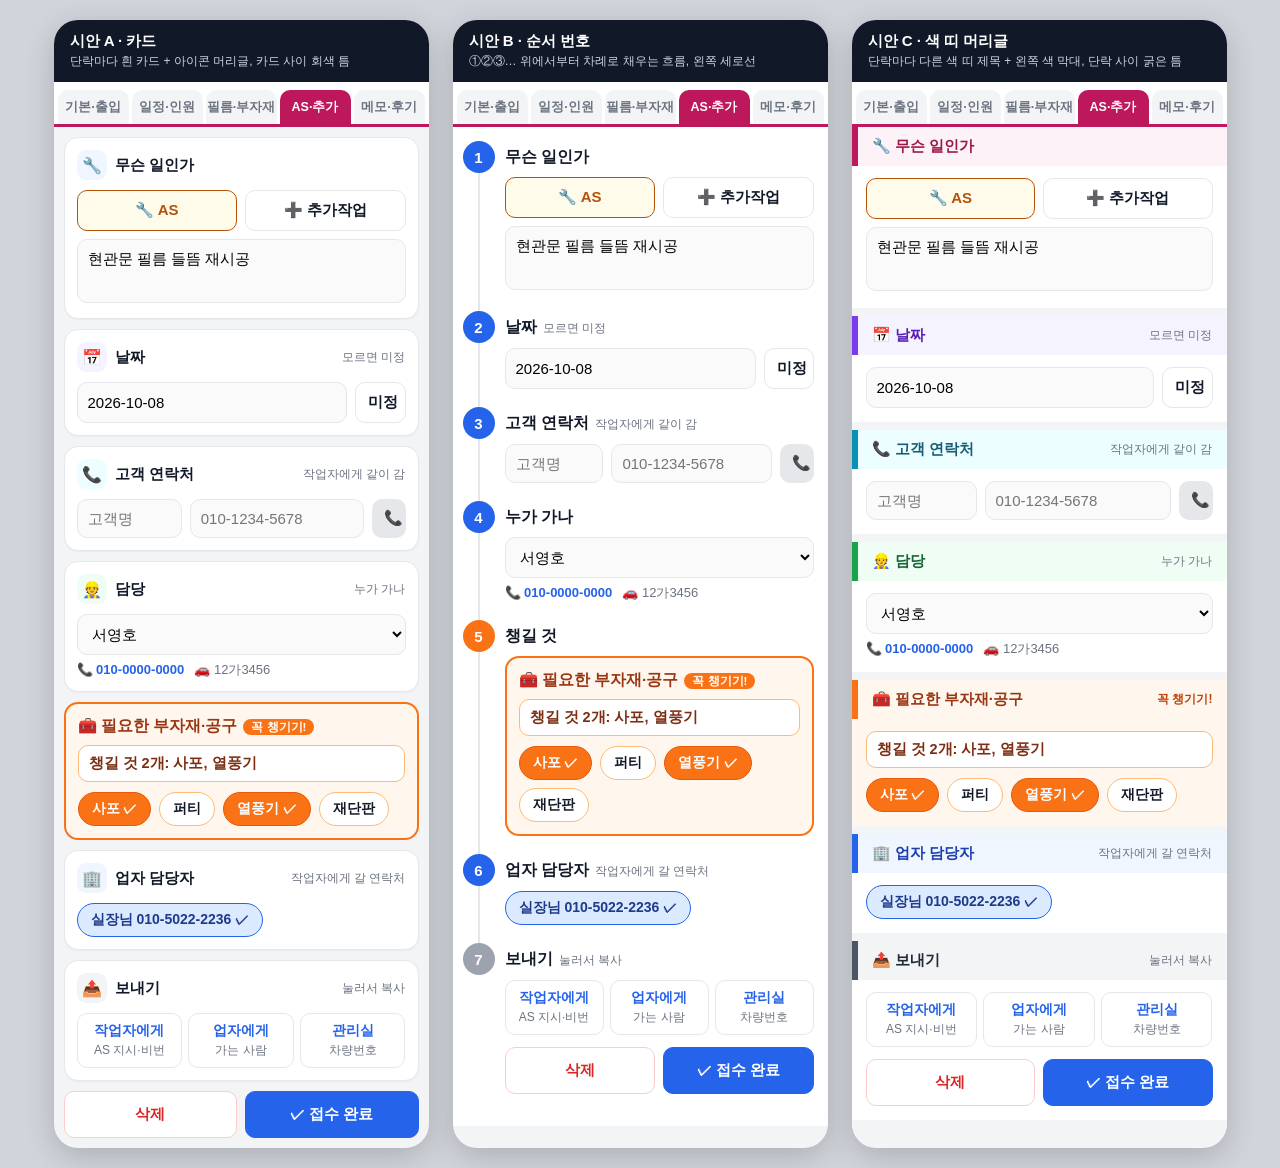
<file: docs/superpowers/specs/2026-10-05-AS접수-단락디자인-mockup.html>
<!DOCTYPE html>
<html lang="ko">
<head>
<meta charset="UTF-8">
<meta name="viewport" content="width=device-width, initial-scale=1.0">
<title>AS 접수 단락 디자인 시안</title>
<style>
  :root { --bg:#f3f4f6; --card:#fff; --text:#111827; --muted:#6b7280; --border:#e5e7eb; --primary:#2563eb; }
  * { box-sizing: border-box; }
  body { margin:0; background:#d1d5db; font-family:-apple-system,"Malgun Gothic","Noto Sans KR",sans-serif; color:var(--text); font-size:15px; }
  .wrap { display:flex; flex-wrap:wrap; gap:24px; justify-content:center; padding:20px; }
  .phone { width:375px; background:var(--bg); border-radius:24px; overflow:hidden; box-shadow:0 8px 30px rgba(0,0,0,.18); }
  .phone > h1 { margin:0; padding:12px 16px; background:#111827; color:#fff; font-size:15px; }
  .phone > h1 small { display:block; font-weight:400; color:#cbd5e1; font-size:12px; margin-top:2px; }
  .tabs { display:flex; gap:3px; padding:8px 4px 0; background:#fff; border-bottom:3px solid #be185d; }
  .tabs span { flex:1; text-align:center; padding:9px 0 8px; border-radius:10px 10px 0 0; font-size:12.5px; font-weight:800; background:#f3f4f6; color:#6b7280; }
  .tabs span.on { background:#be185d; color:#fff; }
  /* 공통 부품 */
  .kinds { display:flex; gap:8px; }
  .kind { flex:1; text-align:center; padding:10px; border-radius:10px; border:1.5px solid var(--border); background:#fff; font-weight:700; }
  .kind.on { border-color:#b45309; background:#fffbeb; color:#b45309; }
  textarea, input, select { width:100%; font:inherit; font-size:15px; padding:10px; border:1.5px solid var(--border); border-radius:10px; background:#fafafa; }
  textarea { height:64px; resize:none; }
  .row { display:flex; gap:8px; }
  .row > * { min-width:0; }
  .btn { padding:10px 12px; border-radius:10px; border:1.5px solid var(--border); background:#fff; font-weight:700; white-space:nowrap; }
  .call { background:#e5e7eb; color:#6b7280; border:none; }
  .chips { display:flex; flex-wrap:wrap; gap:8px; }
  .chip { padding:7px 13px; border-radius:999px; border:1.5px solid #cbd5e1; background:#fff; font-size:14px; font-weight:600; }
  .chip.on { background:#dbeafe; border-color:var(--primary); color:#1e3a8a; }
  .tools { padding:12px; border:2.5px solid #f97316; border-radius:14px; background:#fff7ed; }
  .tools .t { font-weight:900; color:#9a3412; margin-bottom:8px; font-size:15.5px; }
  .tools .t b { margin-left:6px; padding:2px 8px; border-radius:999px; background:#f97316; color:#fff; font-size:11.5px; }
  .tools .p { background:#fff; border:1.5px solid #fdba74; border-radius:10px; padding:8px 10px; font-weight:800; color:#7c2d12; margin-bottom:10px; font-size:14.5px; }
  .tools .chip { border-color:#fdba74; }
  .tools .chip.on { background:#f97316; border-color:#ea580c; color:#fff; }
  .copy3 { display:grid; grid-template-columns:repeat(3,1fr); gap:6px; }
  .copy3 div { border:1.5px solid var(--border); border-radius:10px; background:#fff; padding:8px 4px; text-align:center; font-size:12px; color:var(--muted); }
  .copy3 b { display:block; color:var(--primary); font-size:13.5px; margin-bottom:2px; }
  .foot { display:flex; gap:8px; }
  .foot .btn { flex:1; text-align:center; padding:13px; }
  .foot .del { color:#dc2626; border-color:#fecaca; }
  .foot .ok { background:var(--primary); border-color:var(--primary); color:#fff; }
  .staff-info { font-size:13px; color:var(--muted); margin-top:6px; }
  .staff-info a { color:var(--primary); font-weight:700; text-decoration:none; margin-right:10px; }

  /* ===== 시안 A: 카드 ===== 단락마다 흰 카드, 머리에 아이콘+제목, 카드 사이 회색 틈 */
  .A .body { padding:10px; display:flex; flex-direction:column; gap:10px; }
  .A .card { background:#fff; border:1px solid var(--border); border-radius:14px; padding:12px; box-shadow:0 1px 2px rgba(0,0,0,.04); }
  .A .h { display:flex; align-items:center; gap:8px; font-weight:800; font-size:15px; margin-bottom:10px; }
  .A .h i { width:30px; height:30px; border-radius:9px; display:flex; align-items:center; justify-content:center; font-style:normal; font-size:16px; background:#eff6ff; }
  .A .h small { margin-left:auto; font-weight:500; color:var(--muted); font-size:12px; }
  .A .tools { border-radius:14px; }

  /* ===== 시안 B: 단계 번호 ===== 왼쪽 세로선에 ①②③… 순서대로 채우는 느낌 */
  .B .body { padding:14px 14px 14px 10px; background:#fff; }
  .B .step { position:relative; padding:0 0 18px 42px; }
  .B .step::before { content:''; position:absolute; left:15px; top:30px; bottom:0; width:2px; background:#e5e7eb; }
  .B .step:last-child::before { display:none; }
  .B .n { position:absolute; left:0; top:0; width:32px; height:32px; border-radius:50%; background:var(--primary); color:#fff; font-weight:900; display:flex; align-items:center; justify-content:center; font-size:15px; }
  .B .n.orange { background:#f97316; }
  .B .n.gray { background:#9ca3af; }
  .B .h { font-weight:800; font-size:15.5px; line-height:32px; margin-bottom:4px; }
  .B .h small { font-weight:500; color:var(--muted); font-size:12px; margin-left:6px; }

  /* ===== 시안 C: 색 띠 머리글 ===== 단락 머리글을 옅은 색 띠로, 왼쪽에 색 막대 */
  .C .body { background:#fff; }
  .C .sec { border-bottom:8px solid var(--bg); }
  .C .h { display:flex; align-items:center; gap:8px; padding:10px 14px; font-weight:800; font-size:15px; border-left:6px solid var(--c); background:var(--t); color:var(--d); }
  .C .h small { margin-left:auto; font-weight:500; font-size:12px; color:var(--muted); }
  .C .in { padding:12px 14px 14px; }
  .C .req  { --c:#be185d; --t:#fdf2f8; --d:#9d174d; }
  .C .when { --c:#7c3aed; --t:#f5f3ff; --d:#5b21b6; }
  .C .cust { --c:#0891b2; --t:#ecfeff; --d:#155e75; }
  .C .who  { --c:#16a34a; --t:#f0fdf4; --d:#166534; }
  .C .tool { --c:#f97316; --t:#fff7ed; --d:#9a3412; }
  .C .biz  { --c:#2563eb; --t:#eff6ff; --d:#1e40af; }
  .C .send { --c:#4b5563; --t:#f3f4f6; --d:#1f2937; }
  .C .tool .in { background:#fff7ed; }
  .C .tool .tools { border:none; padding:0; background:transparent; }
</style>
</head>
<body>
<div class="wrap">

<!-- ================= 시안 A ================= -->
<div class="phone A">
  <h1>시안 A · 카드<small>단락마다 흰 카드 + 아이콘 머리글, 카드 사이 회색 틈</small></h1>
  <div class="tabs"><span>기본·출입</span><span>일정·인원</span><span>필름·부자재</span><span class="on">AS·추가</span><span>메모·후기</span></div>
  <div class="body">
    <div class="card"><div class="h"><i>🔧</i>무슨 일인가</div>
      <div class="kinds"><div class="kind on">🔧 AS</div><div class="kind">➕ 추가작업</div></div>
      <div style="height:8px"></div><textarea placeholder="예: 현관문 필름 들뜸 — 재시공 요청">현관문 필름 들뜸 재시공</textarea></div>
    <div class="card"><div class="h"><i style="background:#f5f3ff">📅</i>날짜<small>모르면 미정</small></div>
      <div class="row"><input value="2026-10-08"><span class="btn">미정</span></div></div>
    <div class="card"><div class="h"><i style="background:#ecfeff">📞</i>고객 연락처<small>작업자에게 같이 감</small></div>
      <div class="row"><input placeholder="고객명" style="flex:0 0 32%"><input placeholder="010-1234-5678"><span class="btn call">📞</span></div></div>
    <div class="card"><div class="h"><i style="background:#f0fdf4">👷</i>담당<small>누가 가나</small></div>
      <select><option>서영호</option></select><div class="staff-info"><a>📞 010-0000-0000</a>🚗 12가3456</div></div>
    <div class="tools"><div class="t">🧰 필요한 부자재·공구<b>꼭 챙기기!</b></div><div class="p">챙길 것 2개: 사포, 열풍기</div>
      <div class="chips"><span class="chip on">사포 ✓</span><span class="chip">퍼티</span><span class="chip on">열풍기 ✓</span><span class="chip">재단판</span></div></div>
    <div class="card"><div class="h"><i>🏢</i>업자 담당자<small>작업자에게 갈 연락처</small></div>
      <div class="chips"><span class="chip on">실장님 010-5022-2236 ✓</span></div></div>
    <div class="card"><div class="h"><i style="background:#f3f4f6">📤</i>보내기<small>눌러서 복사</small></div>
      <div class="copy3"><div><b>작업자에게</b>AS 지시·비번</div><div><b>업자에게</b>가는 사람</div><div><b>관리실</b>차량번호</div></div></div>
    <div class="foot"><span class="btn del">삭제</span><span class="btn ok">✓ 접수 완료</span></div>
  </div>
</div>

<!-- ================= 시안 B ================= -->
<div class="phone B">
  <h1>시안 B · 순서 번호<small>①②③… 위에서부터 차례로 채우는 흐름, 왼쪽 세로선</small></h1>
  <div class="tabs"><span>기본·출입</span><span>일정·인원</span><span>필름·부자재</span><span class="on">AS·추가</span><span>메모·후기</span></div>
  <div class="body">
    <div class="step"><span class="n">1</span><div class="h">무슨 일인가</div>
      <div class="kinds"><div class="kind on">🔧 AS</div><div class="kind">➕ 추가작업</div></div>
      <div style="height:8px"></div><textarea>현관문 필름 들뜸 재시공</textarea></div>
    <div class="step"><span class="n">2</span><div class="h">날짜<small>모르면 미정</small></div>
      <div class="row"><input value="2026-10-08"><span class="btn">미정</span></div></div>
    <div class="step"><span class="n">3</span><div class="h">고객 연락처<small>작업자에게 같이 감</small></div>
      <div class="row"><input placeholder="고객명" style="flex:0 0 32%"><input placeholder="010-1234-5678"><span class="btn call">📞</span></div></div>
    <div class="step"><span class="n">4</span><div class="h">누가 가나</div>
      <select><option>서영호</option></select><div class="staff-info"><a>📞 010-0000-0000</a>🚗 12가3456</div></div>
    <div class="step"><span class="n orange">5</span><div class="h">챙길 것</div>
      <div class="tools"><div class="t">🧰 필요한 부자재·공구<b>꼭 챙기기!</b></div><div class="p">챙길 것 2개: 사포, 열풍기</div>
        <div class="chips"><span class="chip on">사포 ✓</span><span class="chip">퍼티</span><span class="chip on">열풍기 ✓</span><span class="chip">재단판</span></div></div></div>
    <div class="step"><span class="n">6</span><div class="h">업자 담당자<small>작업자에게 갈 연락처</small></div>
      <div class="chips"><span class="chip on">실장님 010-5022-2236 ✓</span></div></div>
    <div class="step"><span class="n gray">7</span><div class="h">보내기<small>눌러서 복사</small></div>
      <div class="copy3"><div><b>작업자에게</b>AS 지시·비번</div><div><b>업자에게</b>가는 사람</div><div><b>관리실</b>차량번호</div></div>
      <div style="height:12px"></div><div class="foot"><span class="btn del">삭제</span><span class="btn ok">✓ 접수 완료</span></div></div>
  </div>
</div>

<!-- ================= 시안 C ================= -->
<div class="phone C">
  <h1>시안 C · 색 띠 머리글<small>단락마다 다른 색 띠 제목 + 왼쪽 색 막대, 단락 사이 굵은 틈</small></h1>
  <div class="tabs"><span>기본·출입</span><span>일정·인원</span><span>필름·부자재</span><span class="on">AS·추가</span><span>메모·후기</span></div>
  <div class="body">
    <div class="sec req"><div class="h">🔧 무슨 일인가</div><div class="in">
      <div class="kinds"><div class="kind on">🔧 AS</div><div class="kind">➕ 추가작업</div></div>
      <div style="height:8px"></div><textarea>현관문 필름 들뜸 재시공</textarea></div></div>
    <div class="sec when"><div class="h">📅 날짜<small>모르면 미정</small></div><div class="in">
      <div class="row"><input value="2026-10-08"><span class="btn">미정</span></div></div></div>
    <div class="sec cust"><div class="h">📞 고객 연락처<small>작업자에게 같이 감</small></div><div class="in">
      <div class="row"><input placeholder="고객명" style="flex:0 0 32%"><input placeholder="010-1234-5678"><span class="btn call">📞</span></div></div></div>
    <div class="sec who"><div class="h">👷 담당<small>누가 가나</small></div><div class="in">
      <select><option>서영호</option></select><div class="staff-info"><a>📞 010-0000-0000</a>🚗 12가3456</div></div></div>
    <div class="sec tool"><div class="h">🧰 필요한 부자재·공구<small style="color:#c2410c;font-weight:800">꼭 챙기기!</small></div><div class="in">
      <div class="tools"><div class="p">챙길 것 2개: 사포, 열풍기</div>
        <div class="chips"><span class="chip on">사포 ✓</span><span class="chip">퍼티</span><span class="chip on">열풍기 ✓</span><span class="chip">재단판</span></div></div></div></div>
    <div class="sec biz"><div class="h">🏢 업자 담당자<small>작업자에게 갈 연락처</small></div><div class="in">
      <div class="chips"><span class="chip on">실장님 010-5022-2236 ✓</span></div></div></div>
    <div class="sec send"><div class="h">📤 보내기<small>눌러서 복사</small></div><div class="in">
      <div class="copy3"><div><b>작업자에게</b>AS 지시·비번</div><div><b>업자에게</b>가는 사람</div><div><b>관리실</b>차량번호</div></div>
      <div style="height:12px"></div><div class="foot"><span class="btn del">삭제</span><span class="btn ok">✓ 접수 완료</span></div></div></div>
  </div>
</div>

</div>
</body>
</html>
</file>
